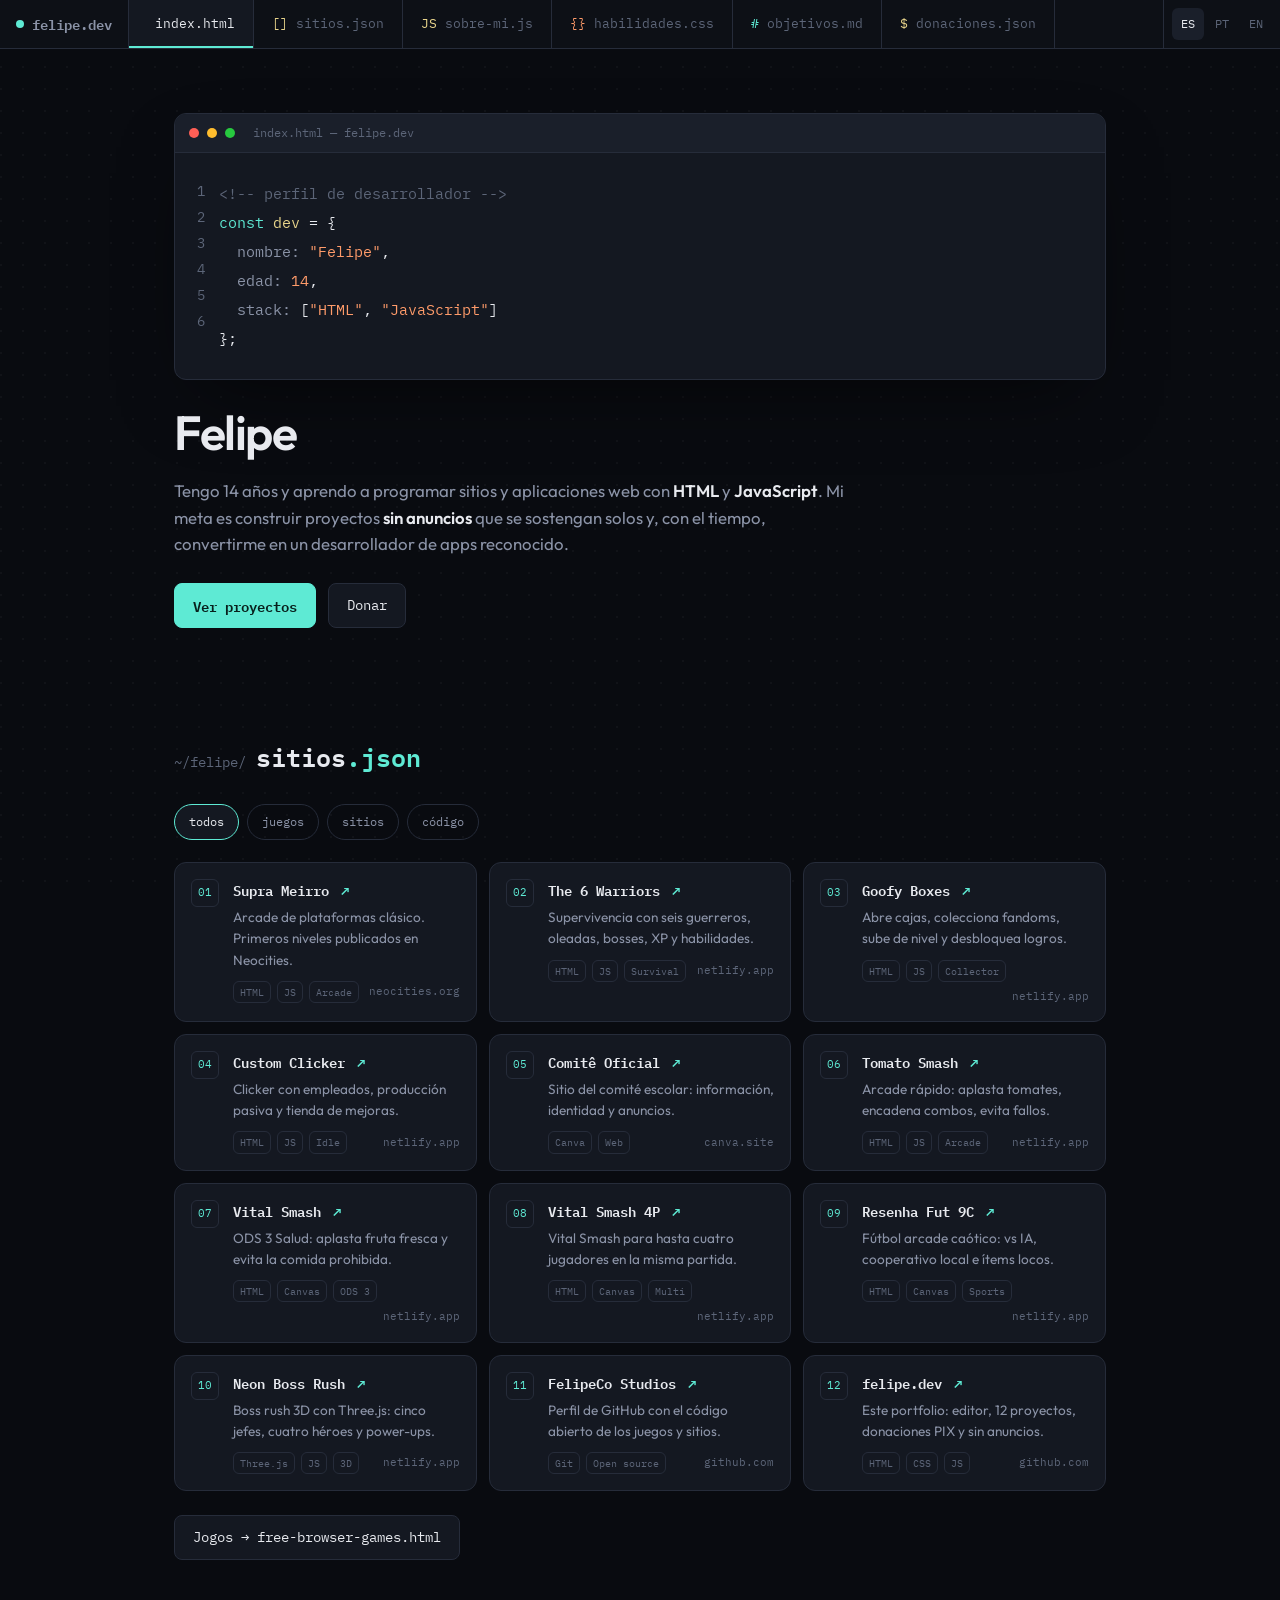
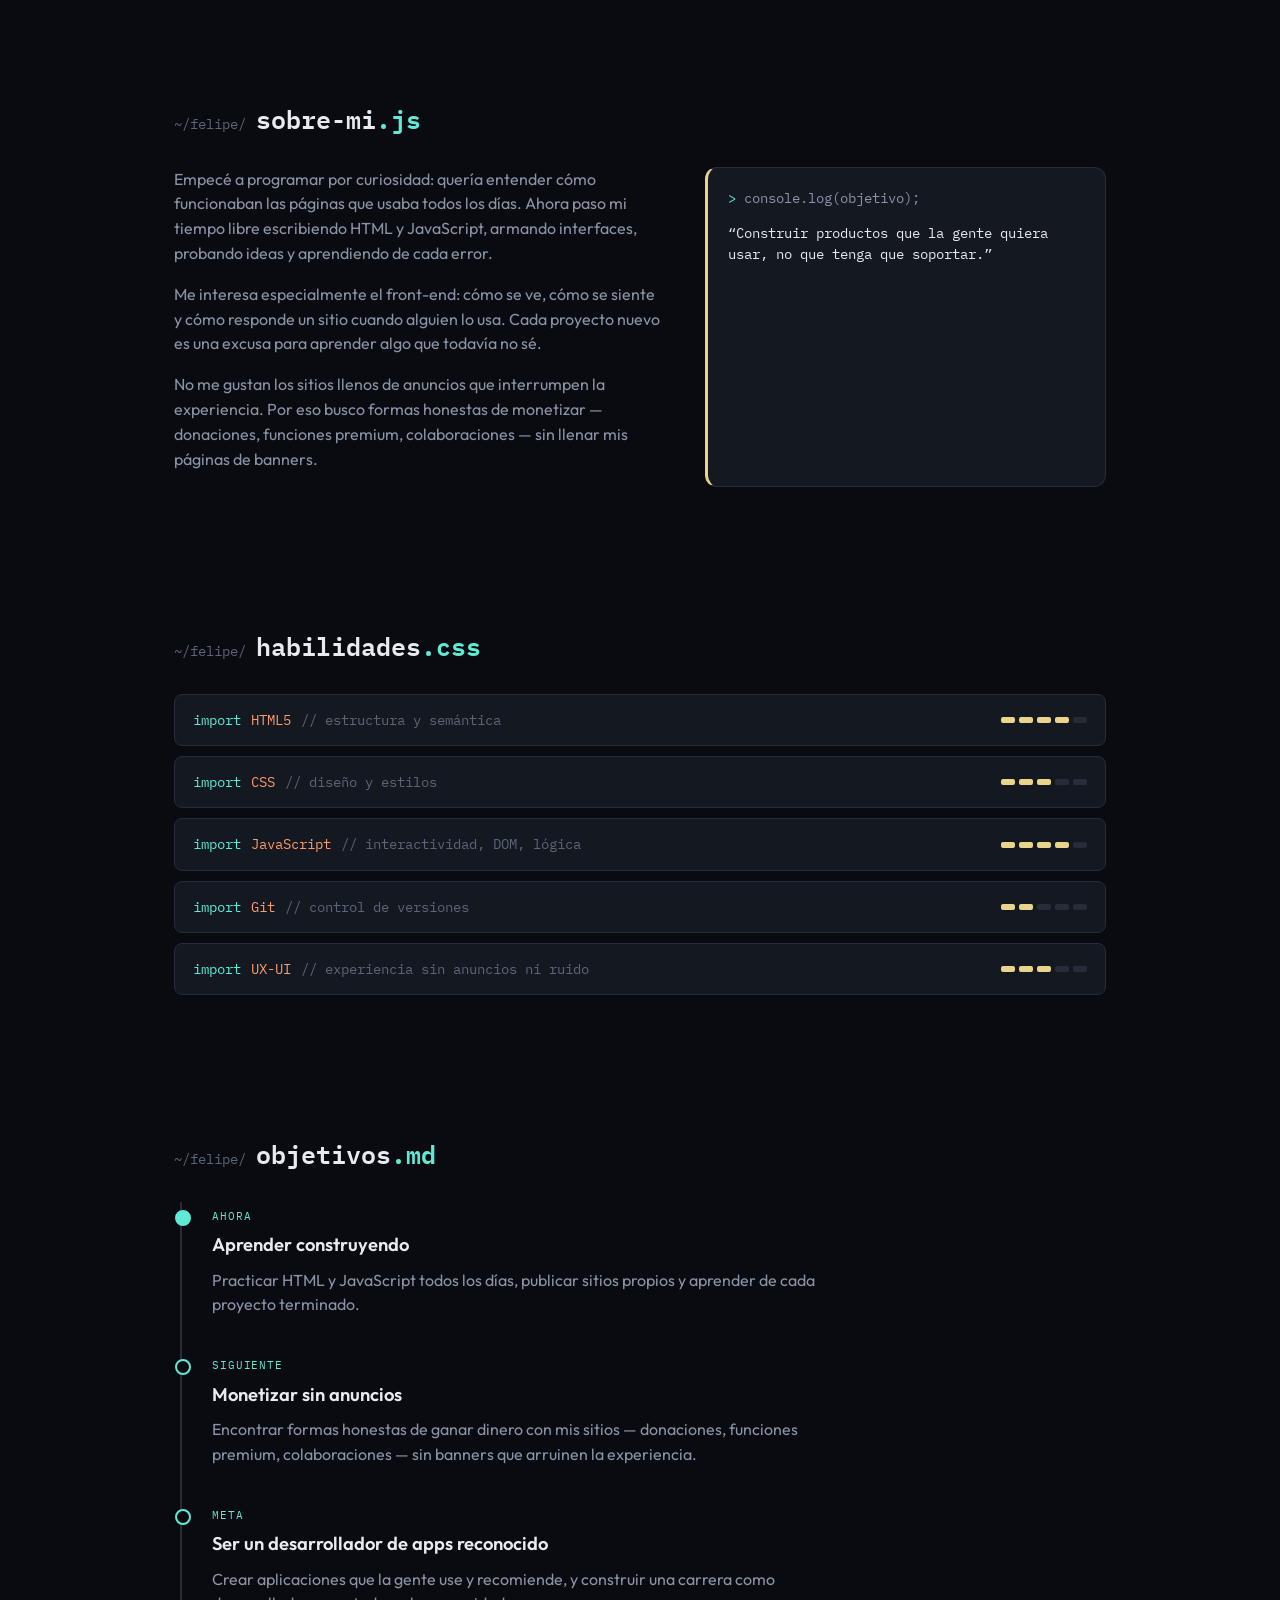
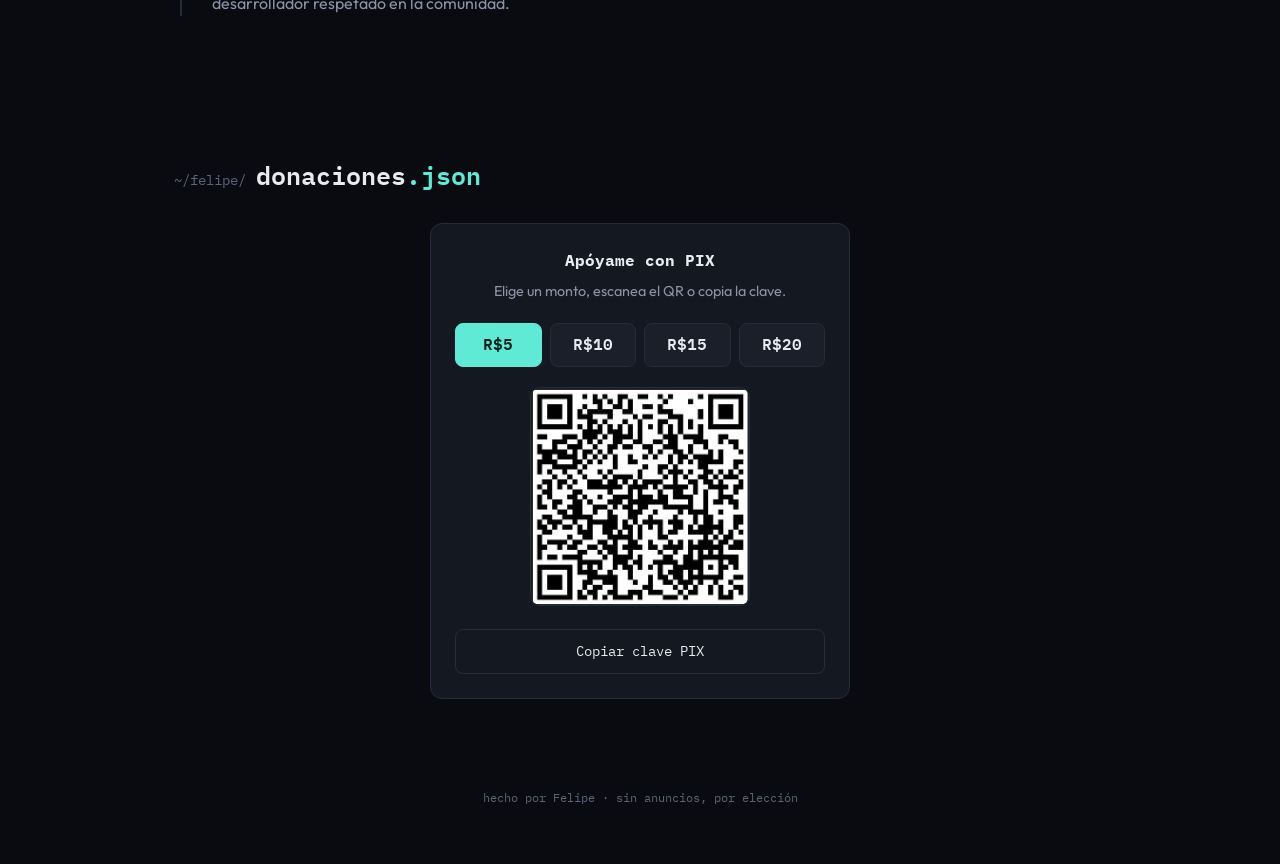
<file: index.html>
<!DOCTYPE html><html lang="es"><head><meta charset="UTF-8" /><meta name="viewport" content="width=device-width, initial-scale=1" /><title>Felipe — dev</title><meta name="description" content="Portfolio de Felipe: sitios y juegos web gratuitos, rápidos y sin anuncios." /><meta name="theme-color" content="#090b10" /><meta property="og:title" content="Felipe — dev" /><meta property="og:description" content="Sitios y juegos web gratuitos, rápidos y sin anuncios." /><meta property="og:type" content="website" /><link rel="icon" type="image/svg+xml" href="favicon.svg" /><link rel="preconnect" href="https://fonts.googleapis.com" /><link rel="preconnect" href="https://fonts.gstatic.com" crossorigin /><link href="https://fonts.googleapis.com/css2?family=IBM+Plex+Mono:wght@400;500;600;700&family=Outfit:wght@400;500;600;700&display=swap" rel="stylesheet" /><link rel="stylesheet" href="styles.css" /><!-- INSERT ANALYTICS CODE HERE --></head><body><div class="noise"></div><nav class="tabbar" id="tabbar"><div class="brand"><span class="dot"></span> felipe.dev</div><div class="tabs"><button class="tab active" data-target="#inicio"><span class="ext-html"></></span> index.html</button><button class="tab" data-target="#sitios"><span class="ext-js">[]</span> sitios.json</button><button class="tab" data-target="#sobre-mi"><span class="ext-js">JS</span> sobre-mi.js</button><button class="tab" data-target="#habilidades"><span class="ext-html">{}</span> habilidades.css</button><button class="tab" data-target="#objetivos"><span class="ext-md">#</span> objetivos.md</button><button class="tab" data-target="#donaciones"><span class="ext-js">$</span> donaciones.json</button></div><div class="langs" id="langs"><button type="button" data-lang="es" class="active">ES</button><button type="button" data-lang="pt">PT</button><button type="button" data-lang="en">EN</button></div></nav><header class="wrap" id="inicio"><div class="editor"><div class="titlebar"><span class="tl"></span><span class="tl"></span><span class="tl"></span><span class="filename">index.html — felipe.dev</span></div><div class="editor-body"><div class="line-numbers">1<br>2<br>3<br>4<br>5<br>6</div><div class="code"><div class="cm" id="heroComment"><!-- perfil de desarrollador --></div><div><span class="kw">const</span> <span class="fn">dev</span> = {</div><div>&nbsp;&nbsp;<span class="prop">nombre:</span> <span class="str">"Felipe"</span>,</div><div>&nbsp;&nbsp;<span class="prop">edad:</span> <span class="str">14</span>,</div><div>&nbsp;&nbsp;<span class="prop">stack:</span> [<span class="str">"HTML"</span>, <span class="str">"JavaScript"</span>]</div><div>};</div></div></div></div><h1 class="name" id="typedName">Felipe</h1><p class="tagline" id="heroTagline"></p><div class="ctas"><a href="#sitios" class="btn primary" id="ctaProjects">Ver proyectos</a><a href="#donaciones" class="btn" id="ctaDonate">Donar</a></div></header><section class="wrap" id="sitios"><div class="section-head"><span class="path">~/felipe/</span><h2 id="secSitios">sitios<span class="ext">.json</span></h2></div><div class="filters" id="filters"></div><div class="sites-grid" id="sitesGrid"></div><p style="margin-top:24px;"><a href="free-browser-games.html" class="btn">Jogos → free-browser-games.html</a></p></section><section class="wrap" id="sobre-mi"><div class="section-head"><span class="path">~/felipe/</span><h2 id="secSobre">sobre-mi<span class="ext">.js</span></h2></div><div class="about-grid"><div id="aboutCopy"></div><div class="console-quote"><span class="lead">></span> <span id="quoteLead">console.log(objetivo);</span><p class="q" id="quoteBody"></p></div></div></section><section class="wrap" id="habilidades"><div class="section-head"><span class="path">~/felipe/</span><h2 id="secSkills">habilidades<span class="ext">.css</span></h2></div><div class="imports" id="skills"></div></section><section class="wrap" id="objetivos"><div class="section-head"><span class="path">~/felipe/</span><h2 id="secGoals">objetivos<span class="ext">.md</span></h2></div><div class="roadmap" id="roadmap"></div></section><section class="wrap" id="donaciones"><div class="section-head"><span class="path">~/felipe/</span><h2 id="secDonate">donaciones<span class="ext">.json</span></h2></div><div class="pix"><h3 id="pixTitle">Apóyame con PIX</h3><p class="hint" id="pixHint">Elige un monto, escanea el QR o copia la clave.</p><div class="pix-amounts"><button class="pix-amount active" data-src="qr/1.jpeg">R$5</button><button class="pix-amount" data-src="qr/2.jpeg">R$10</button><button class="pix-amount" data-src="qr/3.jpeg">R$15</button><button class="pix-amount" data-src="qr/4.jpeg">R$20</button></div><img id="pixImage" src="qr/1.jpeg" alt="QR PIX" /><button class="btn" id="copyPix" style="margin-top:16px;width:100%;justify-content:center;">Copiar clave PIX</button></div></section><footer id="footer">hecho por Felipe · sin anuncios, por elección</footer><script src="app.js"></script></body></html>
</file>
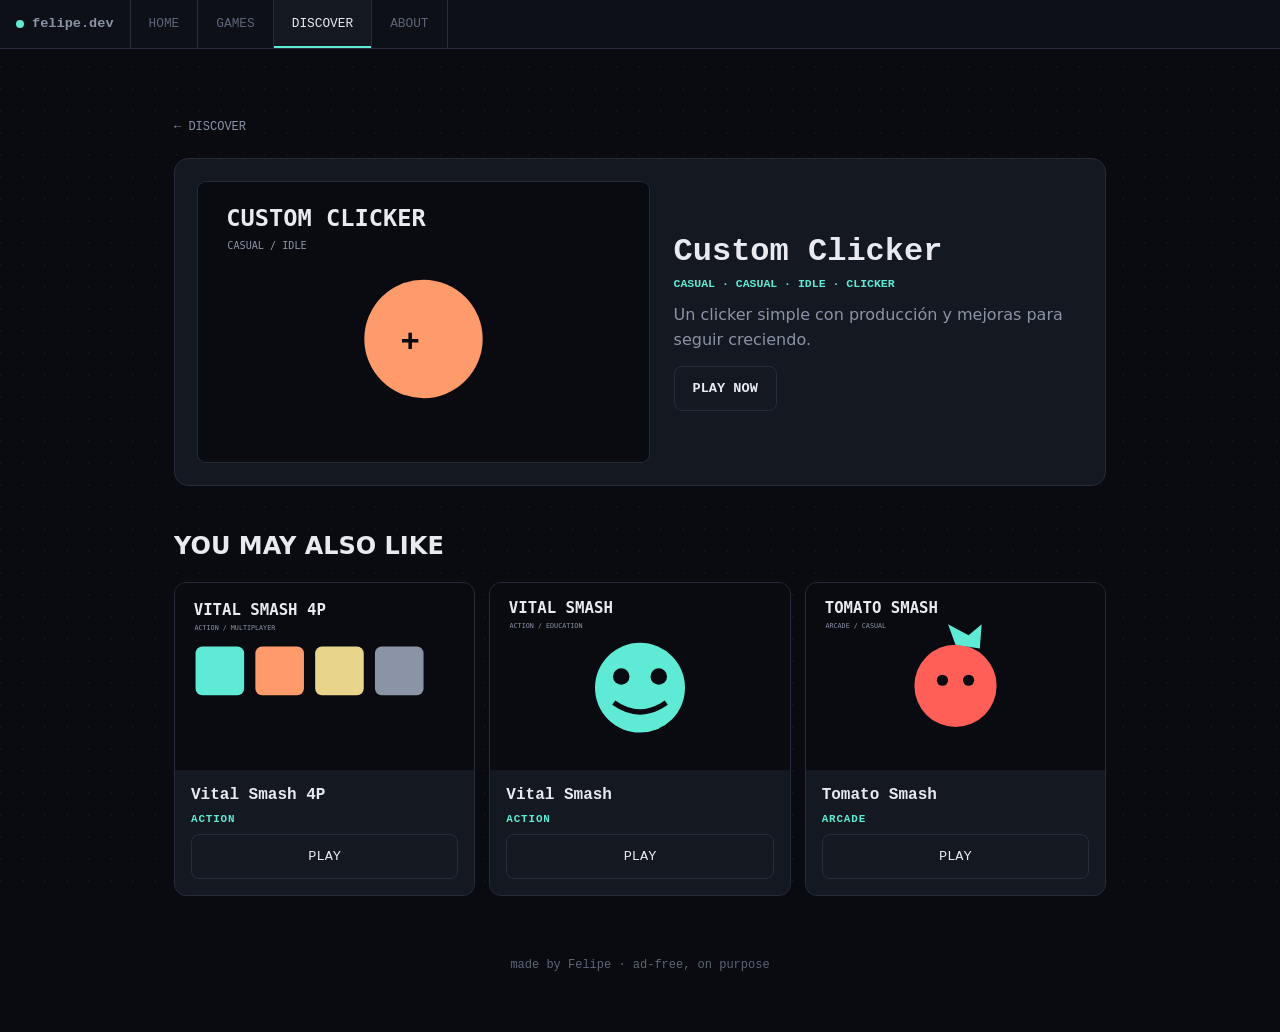
<file: games/custom-clicker/index.html>
<!doctype html><html lang="en"><head><meta charset="UTF-8"><meta name="viewport" content="width=device-width,initial-scale=1"><title>Custom Clicker — Free Idle Game | Felipe.dev</title><meta name="description" content="Play Custom Clicker, a simple idle and incremental clicker game with production and upgrades."><meta name="keywords" content="Custom Clicker, clicker game, idle game, incremental game, free browser game"><meta property="og:title" content="Custom Clicker — Felipe.dev"><meta property="og:description" content="A simple clicker with production and upgrades to keep growing."><meta property="og:image" content="../../assets/game-previews/custom-clicker.svg"><meta property="og:type" content="website"><link rel="icon" href="../../favicon.svg"><link rel="stylesheet" href="../../styles.css"><!-- INSERT ANALYTICS CODE HERE --></head><body data-game-id="custom-clicker"><div class="noise"></div><nav class="tabbar"><div class="brand"><span class="dot"></span> felipe.dev</div><div class="tabs"><a class="tab" href="../../index.html">HOME</a><a class="tab" href="../../free-browser-games.html">GAMES</a><a class="tab active" href="../../discover.html">DISCOVER</a><a class="tab" href="../../index.html#sobre-mi">ABOUT</a></div></nav><main class="wrap"><a id="backDiscover" class="mini-link" href="../../discover.html">← DISCOVER</a><div class="featured-game" style="margin-top:20px"><div class="featured-content"><div class="featured-body"><img id="gameImage" class="featured-image" src="../../assets/game-previews/custom-clicker.svg"><div class="featured-text"><div class="featured-header"><h1 id="gameName" class="featured-name">Custom Clicker</h1><span id="updatedBadge" class="badge-updated">UPDATED</span></div><p id="gameGenre" class="featured-genre"></p><p id="gameDescription" class="featured-description"></p><a id="playGame" class="btn btn-large" href="https://customclicker4u.netlify.app/">PLAY NOW</a></div></div></div></div><section class="discover-block"><h2 id="relatedTitle">YOU MAY ALSO LIKE</h2><div id="relatedGames" class="game-grid" style="margin-top:16px"></div></section></main><footer>made by Felipe · ad-free, on purpose</footer><script src="../../games-config.js"></script><script src="../../game-page.js"></script></body></html>
</file>
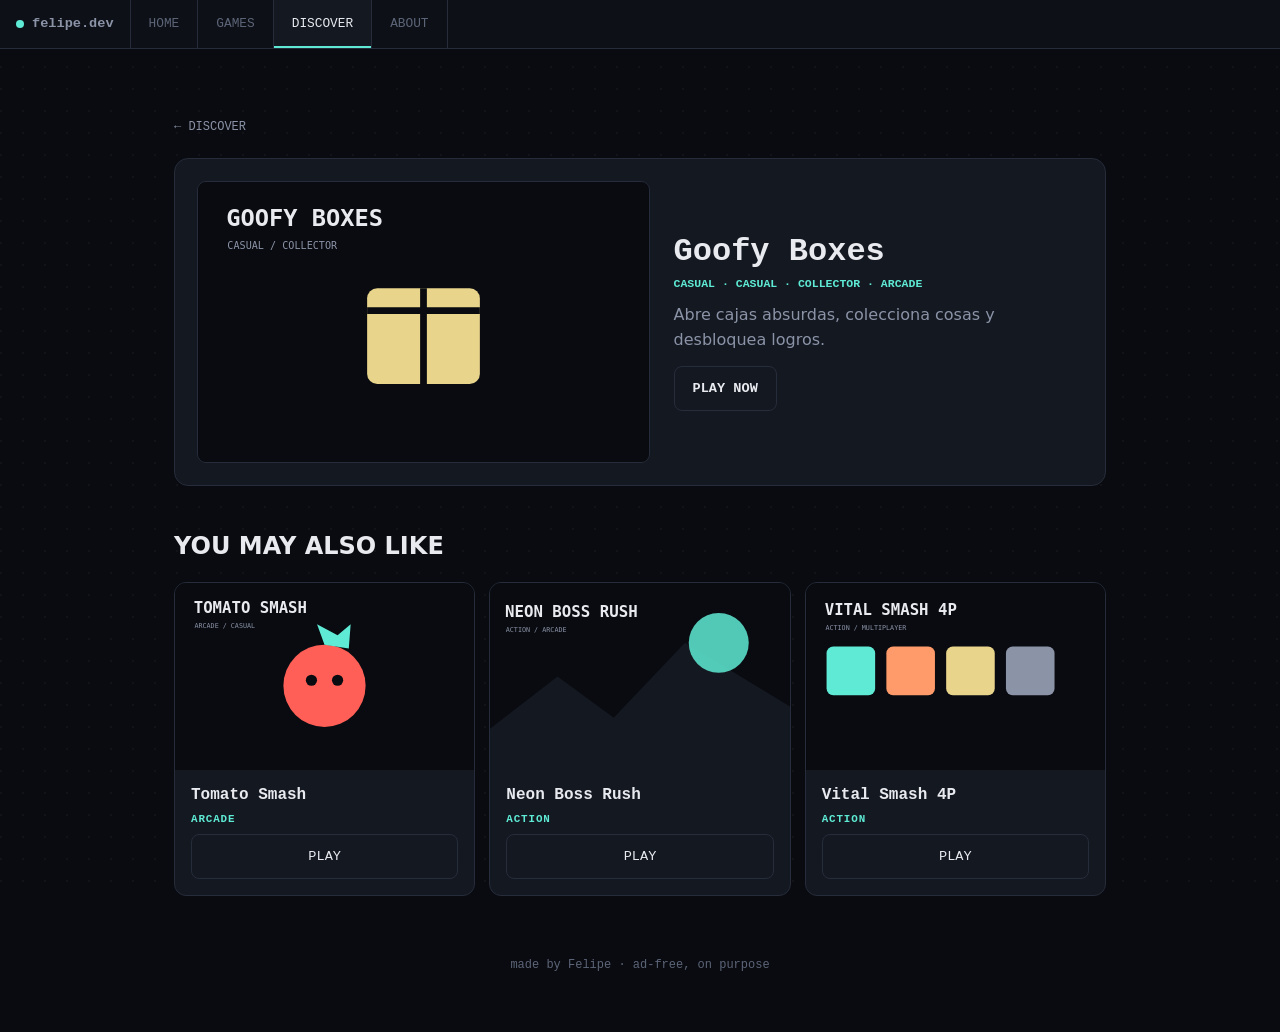
<file: games/goofy-boxes/index.html>
<!doctype html><html lang="en"><head><meta charset="UTF-8"><meta name="viewport" content="width=device-width,initial-scale=1"><title>Goofy Boxes — Free Casual Game | Felipe.dev</title><meta name="description" content="Play Goofy Boxes, a colorful casual collector game with boxes, collections and achievements."><meta name="keywords" content="Goofy Boxes, casual game, collector game, achievements, free browser game"><meta property="og:title" content="Goofy Boxes — Felipe.dev"><meta property="og:description" content="Open ridiculous boxes, collect things and unlock achievements."><meta property="og:image" content="../../assets/game-previews/goofy-boxes.svg"><meta property="og:type" content="website"><link rel="icon" href="../../favicon.svg"><link rel="stylesheet" href="../../styles.css"><!-- INSERT ANALYTICS CODE HERE --></head><body data-game-id="goofy-boxes"><div class="noise"></div><nav class="tabbar"><div class="brand"><span class="dot"></span> felipe.dev</div><div class="tabs"><a class="tab" href="../../index.html">HOME</a><a class="tab" href="../../free-browser-games.html">GAMES</a><a class="tab active" href="../../discover.html">DISCOVER</a><a class="tab" href="../../index.html#sobre-mi">ABOUT</a></div></nav><main class="wrap"><a id="backDiscover" class="mini-link" href="../../discover.html">← DISCOVER</a><div class="featured-game" style="margin-top:20px"><div class="featured-content"><div class="featured-body"><img id="gameImage" class="featured-image" src="../../assets/game-previews/goofy-boxes.svg"><div class="featured-text"><div class="featured-header"><h1 id="gameName" class="featured-name">Goofy Boxes</h1><span id="updatedBadge" class="badge-updated">UPDATED</span></div><p id="gameGenre" class="featured-genre"></p><p id="gameDescription" class="featured-description"></p><a id="playGame" class="btn btn-large" href="https://goofyboxies.netlify.app/">PLAY NOW</a></div></div></div></div><section class="discover-block"><h2 id="relatedTitle">YOU MAY ALSO LIKE</h2><div id="relatedGames" class="game-grid" style="margin-top:16px"></div></section></main><footer>made by Felipe · ad-free, on purpose</footer><script src="../../games-config.js"></script><script src="../../game-page.js"></script></body></html>
</file>
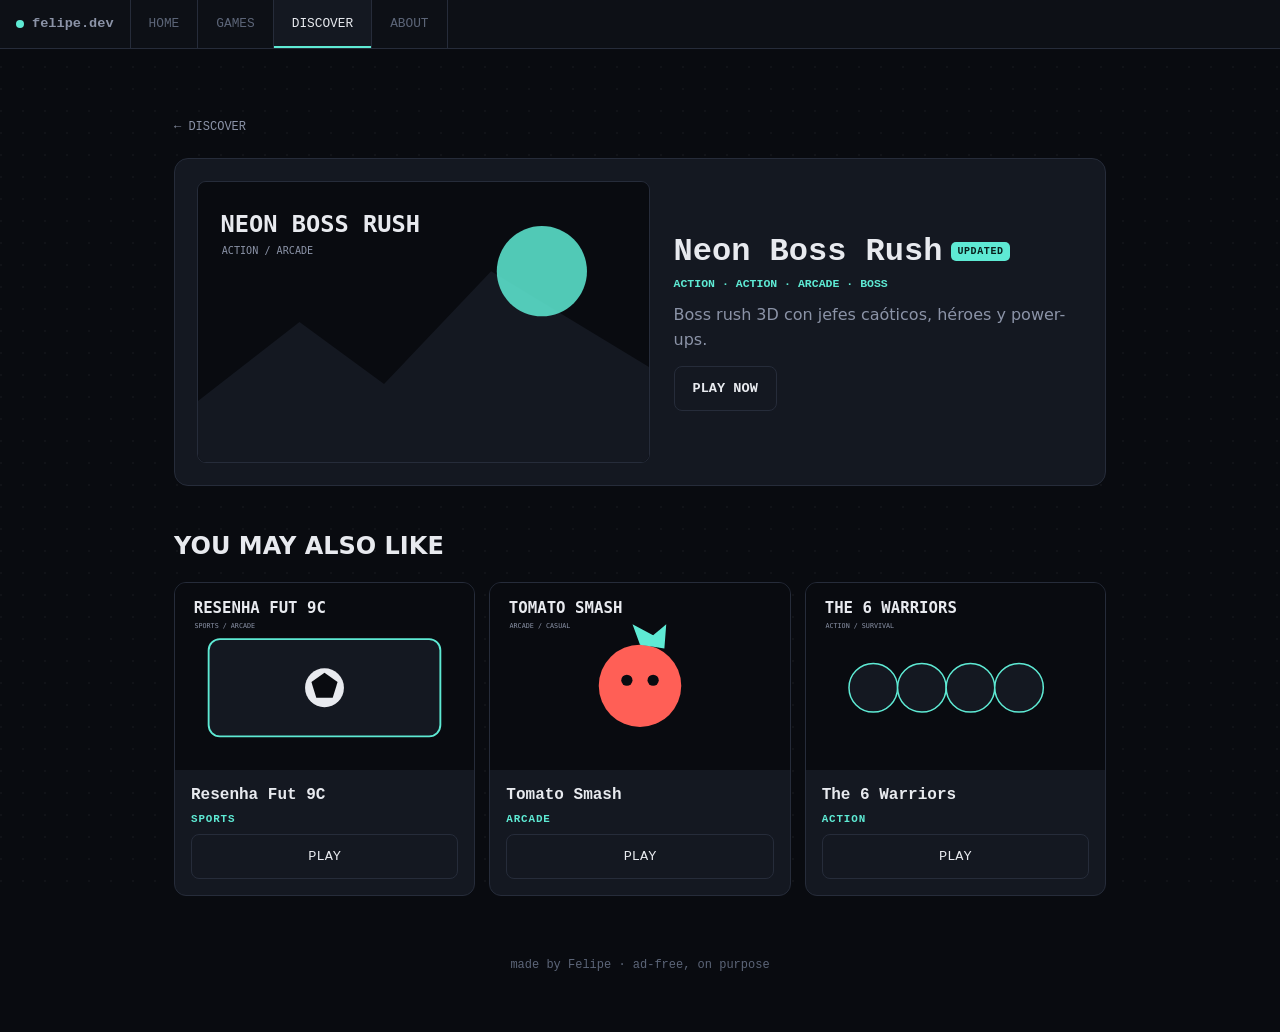
<file: games/neon-boss-rush/index.html>
<!doctype html><html lang="en"><head><meta charset="UTF-8"><meta name="viewport" content="width=device-width,initial-scale=1"><title>Neon Boss Rush — Free Browser Game | Felipe.dev</title><meta name="description" content="Play Neon Boss Rush, a chaotic 3D action boss-rush game from FelipeCo Studios."><meta name="keywords" content="Neon Boss Rush, boss rush, action game, arcade game, free browser game"><meta property="og:title" content="Neon Boss Rush — Felipe.dev"><meta property="og:description" content="A 3D boss rush with chaotic bosses, heroes and power-ups."><meta property="og:image" content="../../assets/game-previews/neon-boss-rush.svg"><meta property="og:type" content="website"><link rel="icon" href="../../favicon.svg"><link rel="stylesheet" href="../../styles.css"><!-- INSERT ANALYTICS CODE HERE --></head><body data-game-id="neon-boss-rush"><div class="noise"></div><nav class="tabbar"><div class="brand"><span class="dot"></span> felipe.dev</div><div class="tabs"><a class="tab" href="../../index.html">HOME</a><a class="tab" href="../../free-browser-games.html">GAMES</a><a class="tab active" href="../../discover.html">DISCOVER</a><a class="tab" href="../../index.html#sobre-mi">ABOUT</a></div></nav><main class="wrap"><a id="backDiscover" class="mini-link" href="../../discover.html">← DISCOVER</a><div class="featured-game" style="margin-top:20px"><div class="featured-content"><div class="featured-body"><img id="gameImage" class="featured-image" src="../../assets/game-previews/neon-boss-rush.svg"><div class="featured-text"><div class="featured-header"><h1 id="gameName" class="featured-name">Neon Boss Rush</h1><span id="updatedBadge" class="badge-updated">UPDATED</span></div><p id="gameGenre" class="featured-genre"></p><p id="gameDescription" class="featured-description"></p><a id="playGame" class="btn btn-large" href="https://github.com/FelipeCoStudios/NeonBossRush">PLAY NOW</a></div></div></div></div><section class="discover-block"><h2 id="relatedTitle">YOU MAY ALSO LIKE</h2><div id="relatedGames" class="game-grid" style="margin-top:16px"></div></section></main><footer>made by Felipe · ad-free, on purpose</footer><script src="../../games-config.js"></script><script src="../../game-page.js"></script></body></html>
</file>
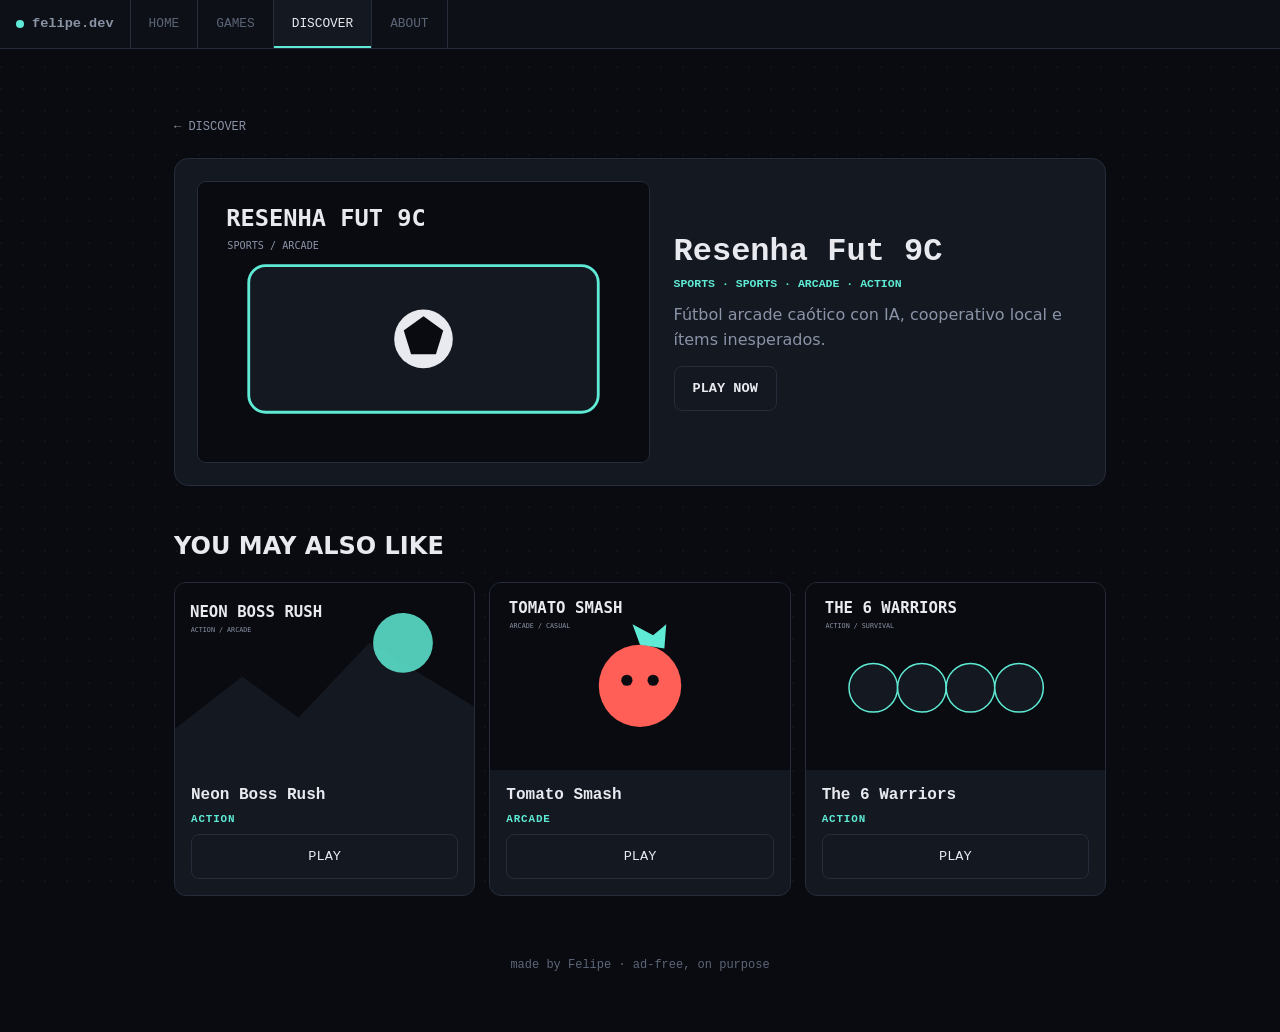
<file: games/resenha-fut-9c/index.html>
<!doctype html><html lang="en"><head><meta charset="UTF-8"><meta name="viewport" content="width=device-width,initial-scale=1"><title>Resenha Fut 9C — Free Football Game | Felipe.dev</title><meta name="description" content="Play Resenha Fut 9C, a chaotic arcade football game with AI, local co-op and wild items."><meta name="keywords" content="Resenha Fut 9C, football game, soccer game, arcade sports, free browser game"><meta property="og:title" content="Resenha Fut 9C — Felipe.dev"><meta property="og:description" content="Chaotic arcade football with AI, local co-op and unexpected items."><meta property="og:image" content="../../assets/game-previews/resenha-fut-9c.svg"><meta property="og:type" content="website"><link rel="icon" href="../../favicon.svg"><link rel="stylesheet" href="../../styles.css"><!-- INSERT ANALYTICS CODE HERE --></head><body data-game-id="resenha-fut-9c"><div class="noise"></div><nav class="tabbar"><div class="brand"><span class="dot"></span> felipe.dev</div><div class="tabs"><a class="tab" href="../../index.html">HOME</a><a class="tab" href="../../free-browser-games.html">GAMES</a><a class="tab active" href="../../discover.html">DISCOVER</a><a class="tab" href="../../index.html#sobre-mi">ABOUT</a></div></nav><main class="wrap"><a id="backDiscover" class="mini-link" href="../../discover.html">← DISCOVER</a><div class="featured-game" style="margin-top:20px"><div class="featured-content"><div class="featured-body"><img id="gameImage" class="featured-image" src="../../assets/game-previews/resenha-fut-9c.svg"><div class="featured-text"><div class="featured-header"><h1 id="gameName" class="featured-name">Resenha Fut 9C</h1><span id="updatedBadge" class="badge-updated">UPDATED</span></div><p id="gameGenre" class="featured-genre"></p><p id="gameDescription" class="featured-description"></p><a id="playGame" class="btn btn-large" href="https://github.com/FelipeCoStudios/PietroNiver">PLAY NOW</a></div></div></div></div><section class="discover-block"><h2 id="relatedTitle">YOU MAY ALSO LIKE</h2><div id="relatedGames" class="game-grid" style="margin-top:16px"></div></section></main><footer>made by Felipe · ad-free, on purpose</footer><script src="../../games-config.js"></script><script src="../../game-page.js"></script></body></html>
</file>
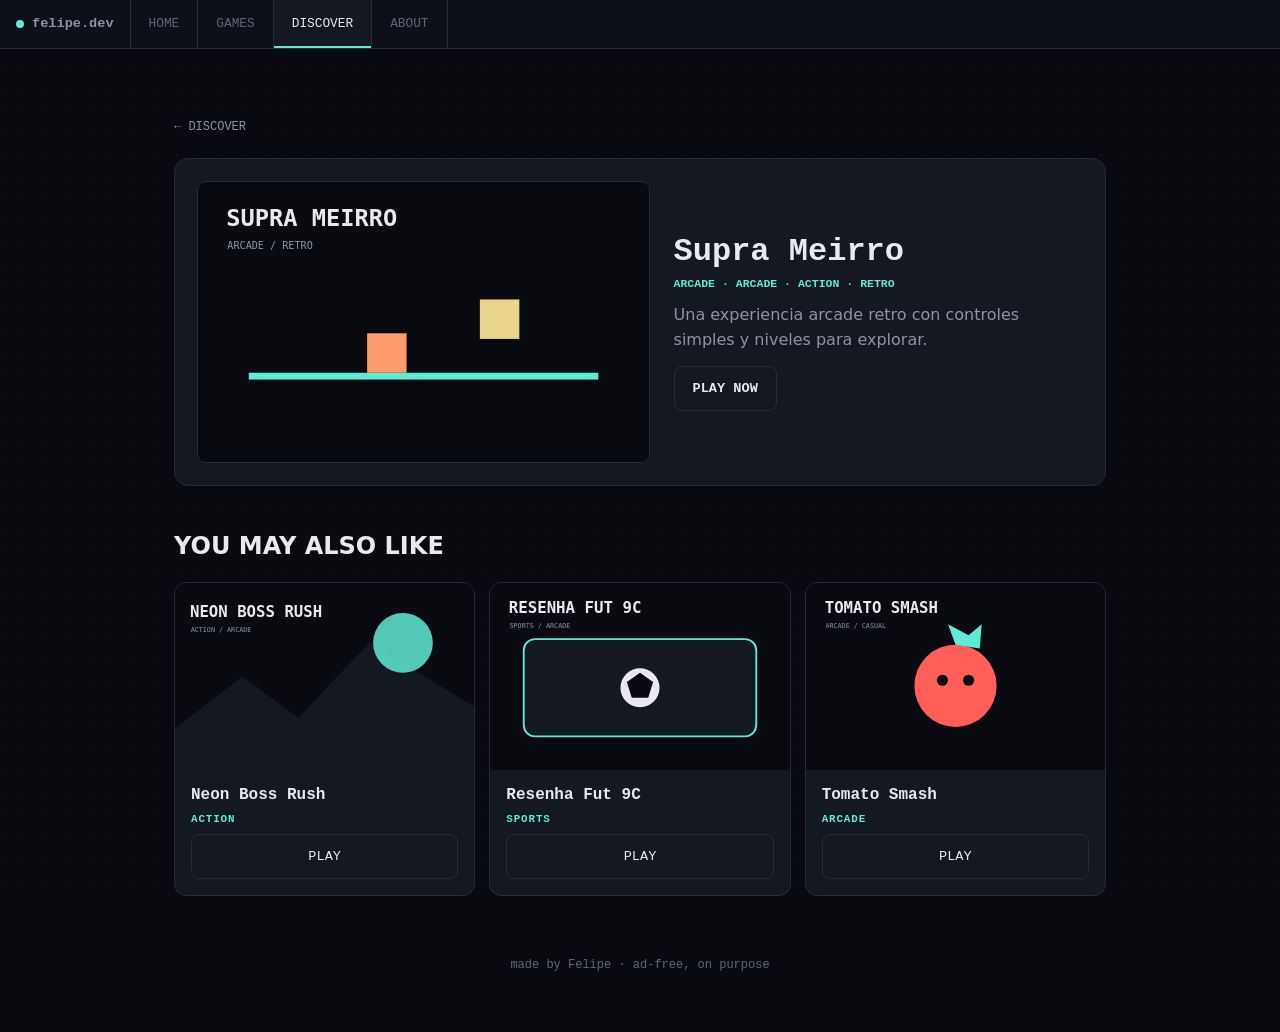
<file: games/supra-meirro/index.html>
<!doctype html><html lang="en"><head><meta charset="UTF-8"><meta name="viewport" content="width=device-width,initial-scale=1"><title>Supra Meirro — Free Retro Arcade Game | Felipe.dev</title><meta name="description" content="Play Supra Meirro, a retro arcade experience with simple controls and levels to explore."><meta name="keywords" content="Supra Meirro, retro arcade, platform game, free browser game"><meta property="og:title" content="Supra Meirro — Felipe.dev"><meta property="og:description" content="A retro arcade experience with simple controls and levels to explore."><meta property="og:image" content="../../assets/game-previews/supra-meirro.svg"><meta property="og:type" content="website"><link rel="icon" href="../../favicon.svg"><link rel="stylesheet" href="../../styles.css"><!-- INSERT ANALYTICS CODE HERE --></head><body data-game-id="supra-meirro"><div class="noise"></div><nav class="tabbar"><div class="brand"><span class="dot"></span> felipe.dev</div><div class="tabs"><a class="tab" href="../../index.html">HOME</a><a class="tab" href="../../free-browser-games.html">GAMES</a><a class="tab active" href="../../discover.html">DISCOVER</a><a class="tab" href="../../index.html#sobre-mi">ABOUT</a></div></nav><main class="wrap"><a id="backDiscover" class="mini-link" href="../../discover.html">← DISCOVER</a><div class="featured-game" style="margin-top:20px"><div class="featured-content"><div class="featured-body"><img id="gameImage" class="featured-image" src="../../assets/game-previews/supra-meirro.svg"><div class="featured-text"><div class="featured-header"><h1 id="gameName" class="featured-name">Supra Meirro</h1><span id="updatedBadge" class="badge-updated">UPDATED</span></div><p id="gameGenre" class="featured-genre"></p><p id="gameDescription" class="featured-description"></p><a id="playGame" class="btn btn-large" href="https://14yearoldcoding.neocities.org/">PLAY NOW</a></div></div></div></div><section class="discover-block"><h2 id="relatedTitle">YOU MAY ALSO LIKE</h2><div id="relatedGames" class="game-grid" style="margin-top:16px"></div></section></main><footer>made by Felipe · ad-free, on purpose</footer><script src="../../games-config.js"></script><script src="../../game-page.js"></script></body></html>
</file>
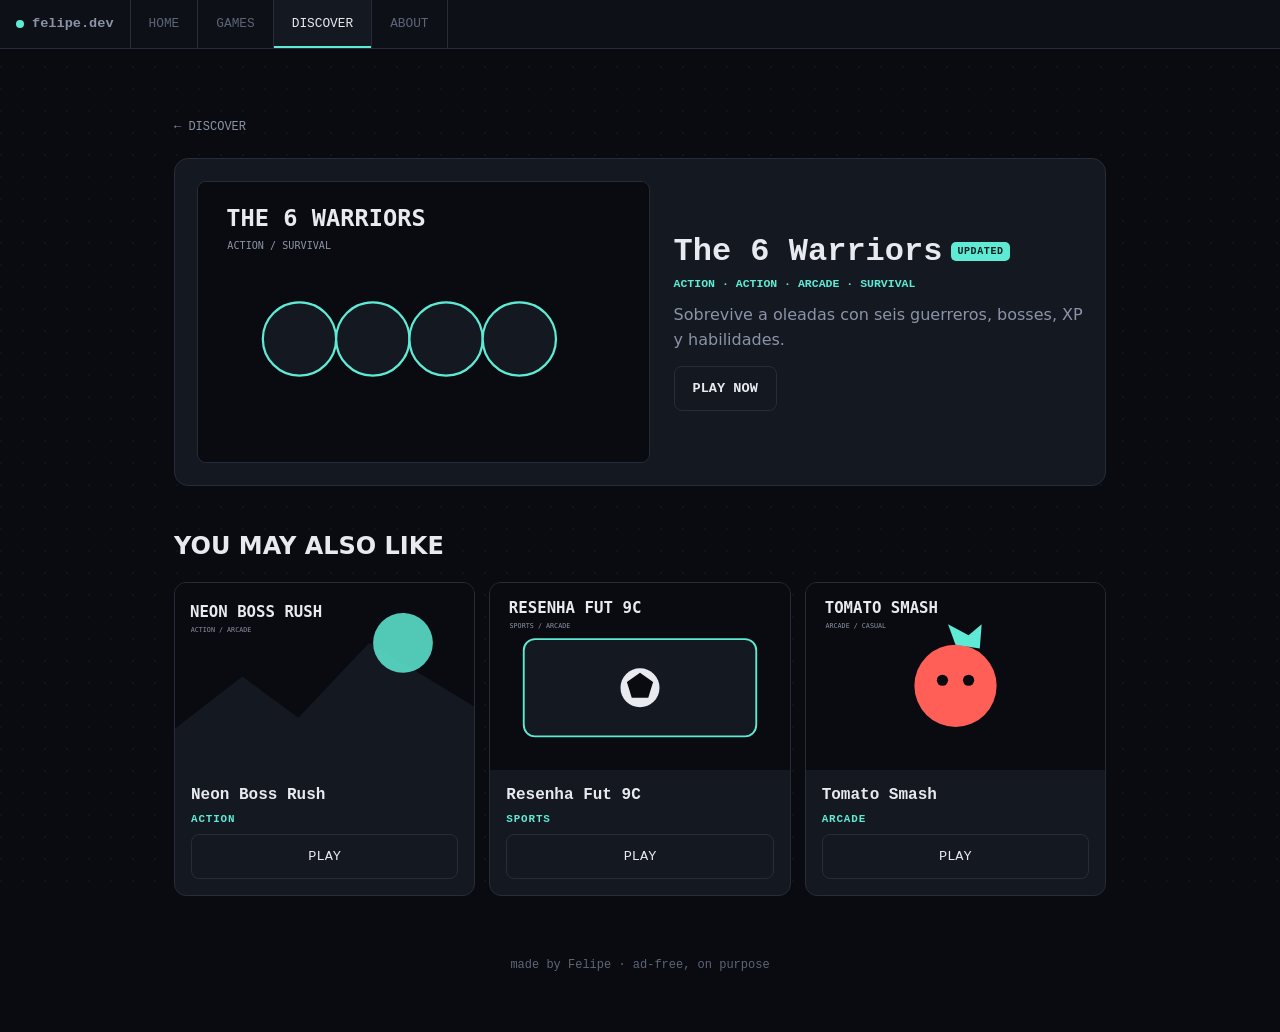
<file: games/the-6-warriors/index.html>
<!doctype html><html lang="en"><head><meta charset="UTF-8"><meta name="viewport" content="width=device-width,initial-scale=1"><title>The 6 Warriors — Free Survival Game | Felipe.dev</title><meta name="description" content="Play The 6 Warriors, an action survival game with waves, bosses, XP and abilities."><meta name="keywords" content="The 6 Warriors, survival game, action game, waves, bosses, free browser game"><meta property="og:title" content="The 6 Warriors — Felipe.dev"><meta property="og:description" content="Survive waves with six warriors, bosses, XP and abilities."><meta property="og:image" content="../../assets/game-previews/the-6-warriors.svg"><meta property="og:type" content="website"><link rel="icon" href="../../favicon.svg"><link rel="stylesheet" href="../../styles.css"><!-- INSERT ANALYTICS CODE HERE --></head><body data-game-id="the-6-warriors"><div class="noise"></div><nav class="tabbar"><div class="brand"><span class="dot"></span> felipe.dev</div><div class="tabs"><a class="tab" href="../../index.html">HOME</a><a class="tab" href="../../free-browser-games.html">GAMES</a><a class="tab active" href="../../discover.html">DISCOVER</a><a class="tab" href="../../index.html#sobre-mi">ABOUT</a></div></nav><main class="wrap"><a id="backDiscover" class="mini-link" href="../../discover.html">← DISCOVER</a><div class="featured-game" style="margin-top:20px"><div class="featured-content"><div class="featured-body"><img id="gameImage" class="featured-image" src="../../assets/game-previews/the-6-warriors.svg"><div class="featured-text"><div class="featured-header"><h1 id="gameName" class="featured-name">The 6 Warriors</h1><span id="updatedBadge" class="badge-updated">UPDATED</span></div><p id="gameGenre" class="featured-genre"></p><p id="gameDescription" class="featured-description"></p><a id="playGame" class="btn btn-large" href="https://the6warriors.netlify.app/">PLAY NOW</a></div></div></div></div><section class="discover-block"><h2 id="relatedTitle">YOU MAY ALSO LIKE</h2><div id="relatedGames" class="game-grid" style="margin-top:16px"></div></section></main><footer>made by Felipe · ad-free, on purpose</footer><script src="../../games-config.js"></script><script src="../../game-page.js"></script></body></html>
</file>
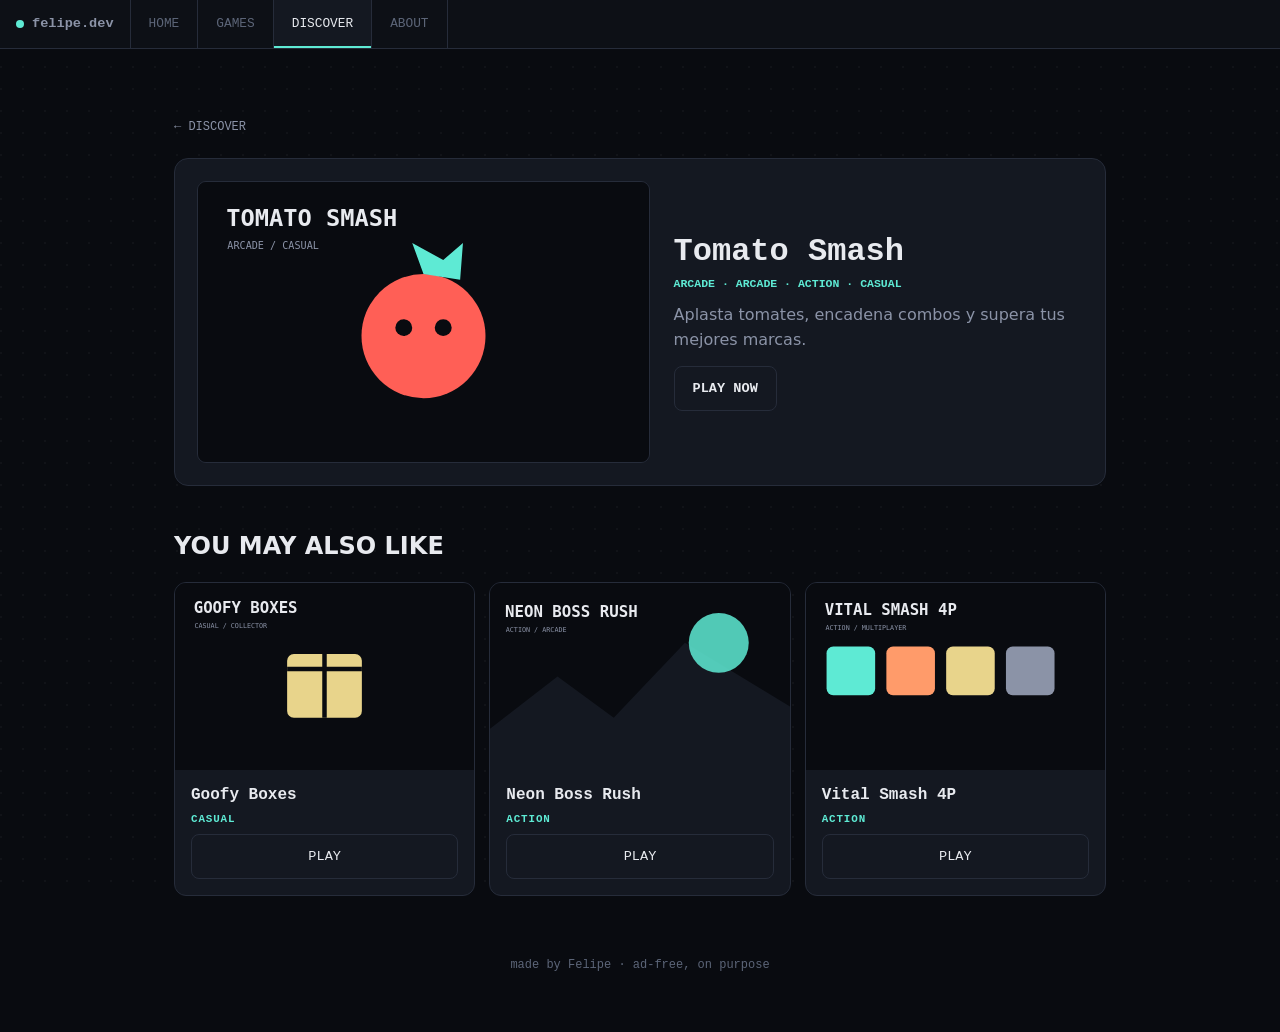
<file: games/tomato-smash/index.html>
<!doctype html><html lang="en"><head><meta charset="UTF-8"><meta name="viewport" content="width=device-width,initial-scale=1"><title>Tomato Smash — Free Arcade Game | Felipe.dev</title><meta name="description" content="Play Tomato Smash, a fast casual arcade game about smashing tomatoes and chasing high scores."><meta name="keywords" content="Tomato Smash, arcade game, casual game, tomato game, free browser game"><meta property="og:title" content="Tomato Smash — Felipe.dev"><meta property="og:description" content="Smash tomatoes, chain combos and beat your best scores."><meta property="og:image" content="../../assets/game-previews/tomato-smash.svg"><meta property="og:type" content="website"><link rel="icon" href="../../favicon.svg"><link rel="stylesheet" href="../../styles.css"><!-- INSERT ANALYTICS CODE HERE --></head><body data-game-id="tomato-smash"><div class="noise"></div><nav class="tabbar"><div class="brand"><span class="dot"></span> felipe.dev</div><div class="tabs"><a class="tab" href="../../index.html">HOME</a><a class="tab" href="../../free-browser-games.html">GAMES</a><a class="tab active" href="../../discover.html">DISCOVER</a><a class="tab" href="../../index.html#sobre-mi">ABOUT</a></div></nav><main class="wrap"><a id="backDiscover" class="mini-link" href="../../discover.html">← DISCOVER</a><div class="featured-game" style="margin-top:20px"><div class="featured-content"><div class="featured-body"><img id="gameImage" class="featured-image" src="../../assets/game-previews/tomato-smash.svg"><div class="featured-text"><div class="featured-header"><h1 id="gameName" class="featured-name">Tomato Smash</h1><span id="updatedBadge" class="badge-updated">UPDATED</span></div><p id="gameGenre" class="featured-genre"></p><p id="gameDescription" class="featured-description"></p><a id="playGame" class="btn btn-large" href="https://tomatosmash.netlify.app/">PLAY NOW</a></div></div></div></div><section class="discover-block"><h2 id="relatedTitle">YOU MAY ALSO LIKE</h2><div id="relatedGames" class="game-grid" style="margin-top:16px"></div></section></main><footer>made by Felipe · ad-free, on purpose</footer><script src="../../games-config.js"></script><script src="../../game-page.js"></script></body></html>
</file>
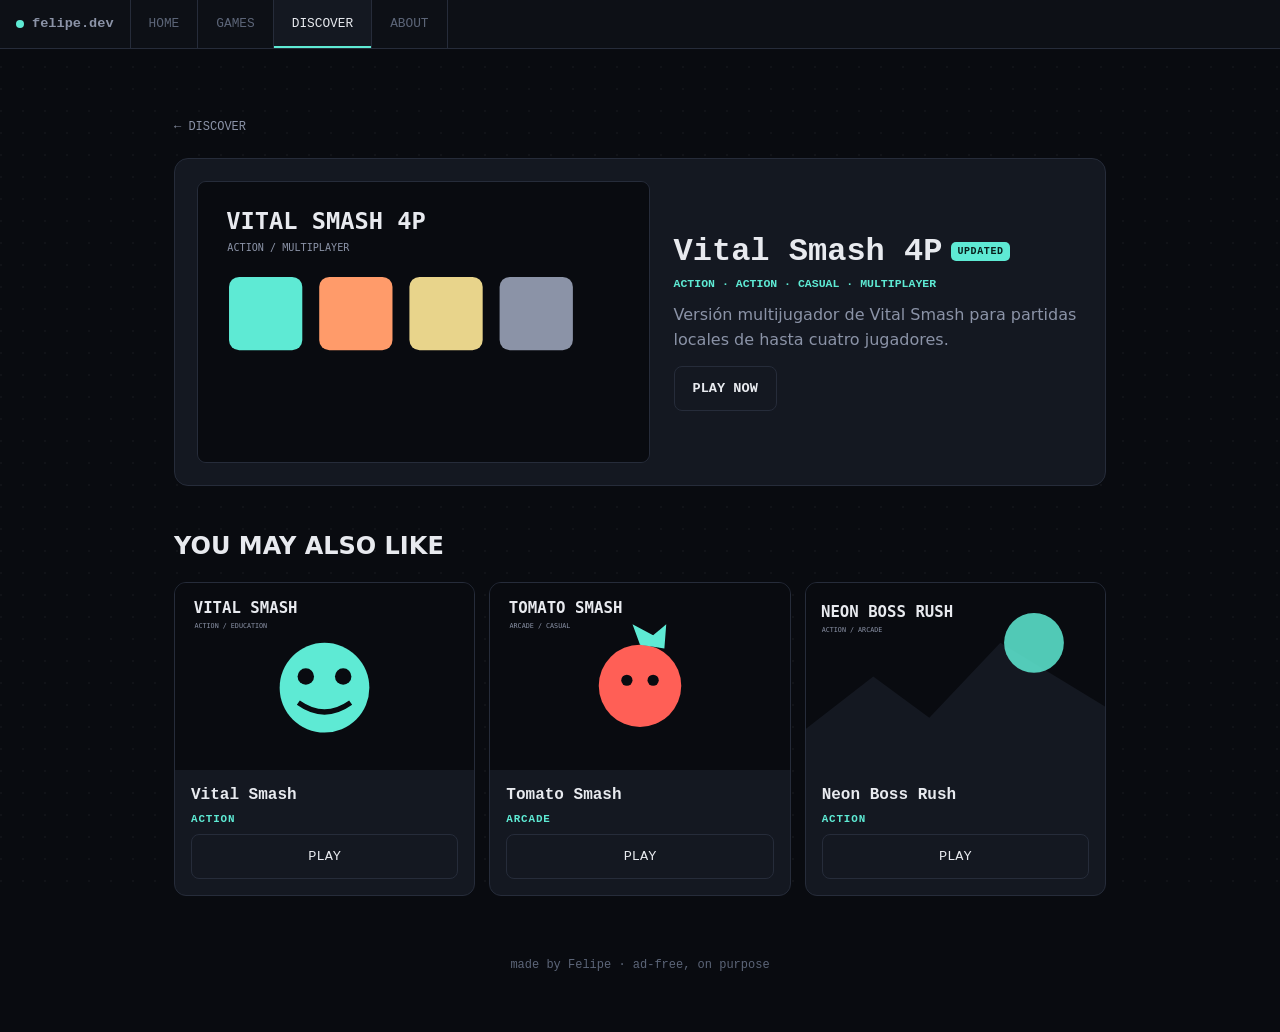
<file: games/vital-smash-4p/index.html>
<!doctype html><html lang="en"><head><meta charset="UTF-8"><meta name="viewport" content="width=device-width,initial-scale=1"><title>Vital Smash 4P — Free Browser Game | Felipe.dev</title><meta name="description" content="Play Vital Smash 4P, a local multiplayer action game for up to four players."><meta name="keywords" content="Vital Smash 4P, multiplayer game, action game, 4 player, free browser game"><meta property="og:title" content="Vital Smash 4P — Felipe.dev"><meta property="og:description" content="A multiplayer version of Vital Smash for local games with up to four players."><meta property="og:image" content="../../assets/game-previews/vital-smash-4p.svg"><meta property="og:type" content="website"><link rel="icon" href="../../favicon.svg"><link rel="stylesheet" href="../../styles.css"><!-- INSERT ANALYTICS CODE HERE --></head><body data-game-id="vital-smash-4p"><div class="noise"></div><nav class="tabbar"><div class="brand"><span class="dot"></span> felipe.dev</div><div class="tabs"><a class="tab" href="../../index.html">HOME</a><a class="tab" href="../../free-browser-games.html">GAMES</a><a class="tab active" href="../../discover.html">DISCOVER</a><a class="tab" href="../../index.html#sobre-mi">ABOUT</a></div></nav><main class="wrap"><a id="backDiscover" class="mini-link" href="../../discover.html">← DISCOVER</a><div class="featured-game" style="margin-top:20px"><div class="featured-content"><div class="featured-body"><img id="gameImage" class="featured-image" src="../../assets/game-previews/vital-smash-4p.svg"><div class="featured-text"><div class="featured-header"><h1 id="gameName" class="featured-name">Vital Smash 4P</h1><span id="updatedBadge" class="badge-updated">UPDATED</span></div><p id="gameGenre" class="featured-genre"></p><p id="gameDescription" class="featured-description"></p><a id="playGame" class="btn btn-large" href="https://github.com/FelipeCoStudios/VitalSmash4PV">PLAY NOW</a></div></div></div></div><section class="discover-block"><h2 id="relatedTitle">YOU MAY ALSO LIKE</h2><div id="relatedGames" class="game-grid" style="margin-top:16px"></div></section></main><footer>made by Felipe · ad-free, on purpose</footer><script src="../../games-config.js"></script><script src="../../game-page.js"></script></body></html>
</file>
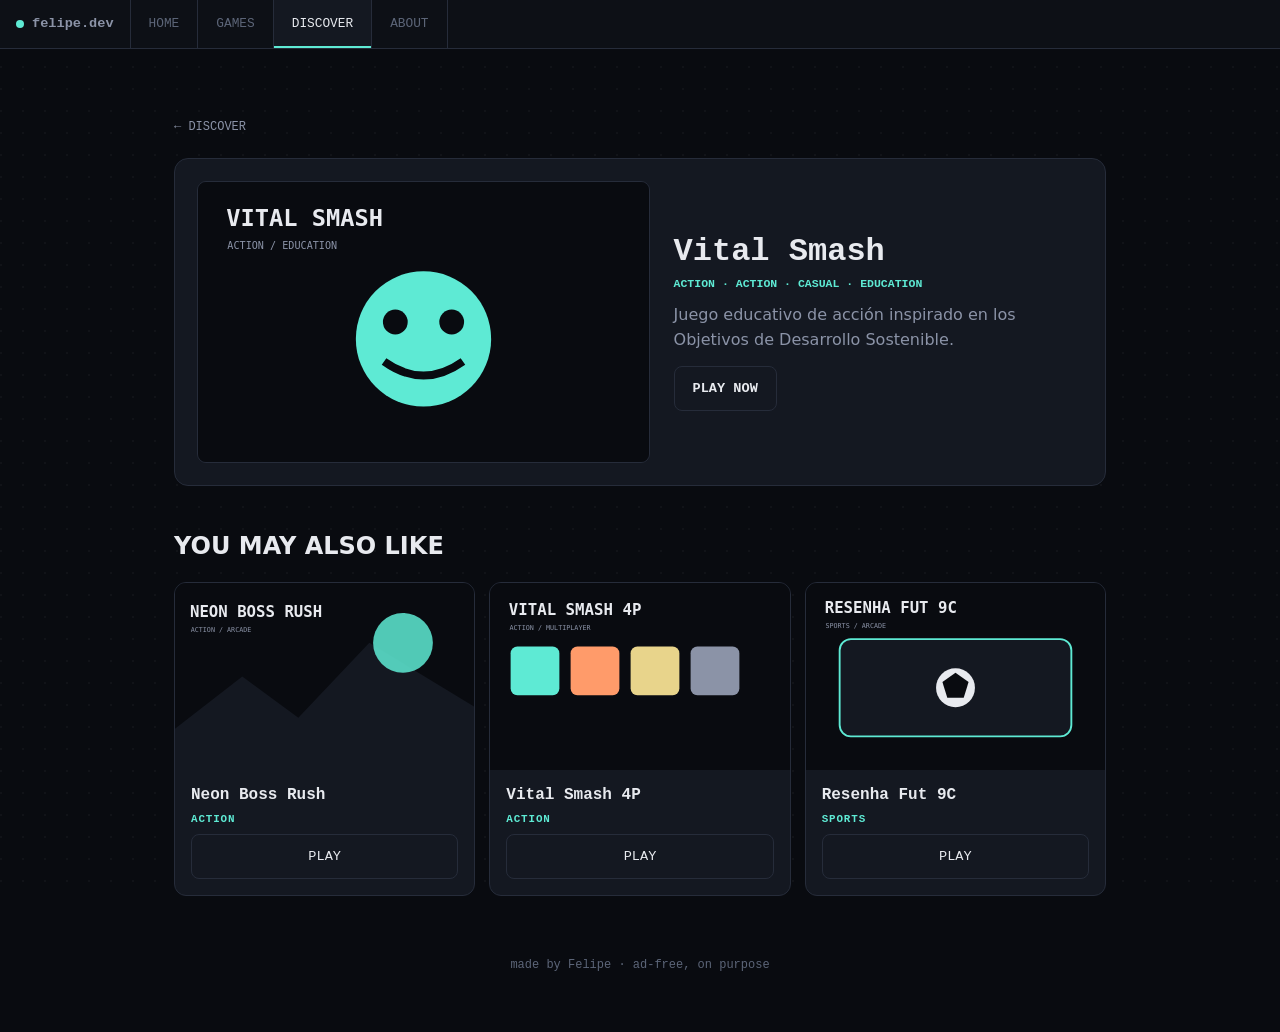
<file: games/vital-smash/index.html>
<!doctype html><html lang="en"><head><meta charset="UTF-8"><meta name="viewport" content="width=device-width,initial-scale=1"><title>Vital Smash — Free Educational Game | Felipe.dev</title><meta name="description" content="Play Vital Smash, an educational action game inspired by the Sustainable Development Goals."><meta name="keywords" content="Vital Smash, educational game, sustainability, SDG, free browser game"><meta property="og:title" content="Vital Smash — Felipe.dev"><meta property="og:description" content="An educational action game inspired by the Sustainable Development Goals."><meta property="og:image" content="../../assets/game-previews/vital-smash.svg"><meta property="og:type" content="website"><link rel="icon" href="../../favicon.svg"><link rel="stylesheet" href="../../styles.css"><!-- INSERT ANALYTICS CODE HERE --></head><body data-game-id="vital-smash"><div class="noise"></div><nav class="tabbar"><div class="brand"><span class="dot"></span> felipe.dev</div><div class="tabs"><a class="tab" href="../../index.html">HOME</a><a class="tab" href="../../free-browser-games.html">GAMES</a><a class="tab active" href="../../discover.html">DISCOVER</a><a class="tab" href="../../index.html#sobre-mi">ABOUT</a></div></nav><main class="wrap"><a id="backDiscover" class="mini-link" href="../../discover.html">← DISCOVER</a><div class="featured-game" style="margin-top:20px"><div class="featured-content"><div class="featured-body"><img id="gameImage" class="featured-image" src="../../assets/game-previews/vital-smash.svg"><div class="featured-text"><div class="featured-header"><h1 id="gameName" class="featured-name">Vital Smash</h1><span id="updatedBadge" class="badge-updated">UPDATED</span></div><p id="gameGenre" class="featured-genre"></p><p id="gameDescription" class="featured-description"></p><a id="playGame" class="btn btn-large" href="https://github.com/FelipeCoStudios/VitalSmash">PLAY NOW</a></div></div></div></div><section class="discover-block"><h2 id="relatedTitle">YOU MAY ALSO LIKE</h2><div id="relatedGames" class="game-grid" style="margin-top:16px"></div></section></main><footer>made by Felipe · ad-free, on purpose</footer><script src="../../games-config.js"></script><script src="../../game-page.js"></script></body></html>
</file>
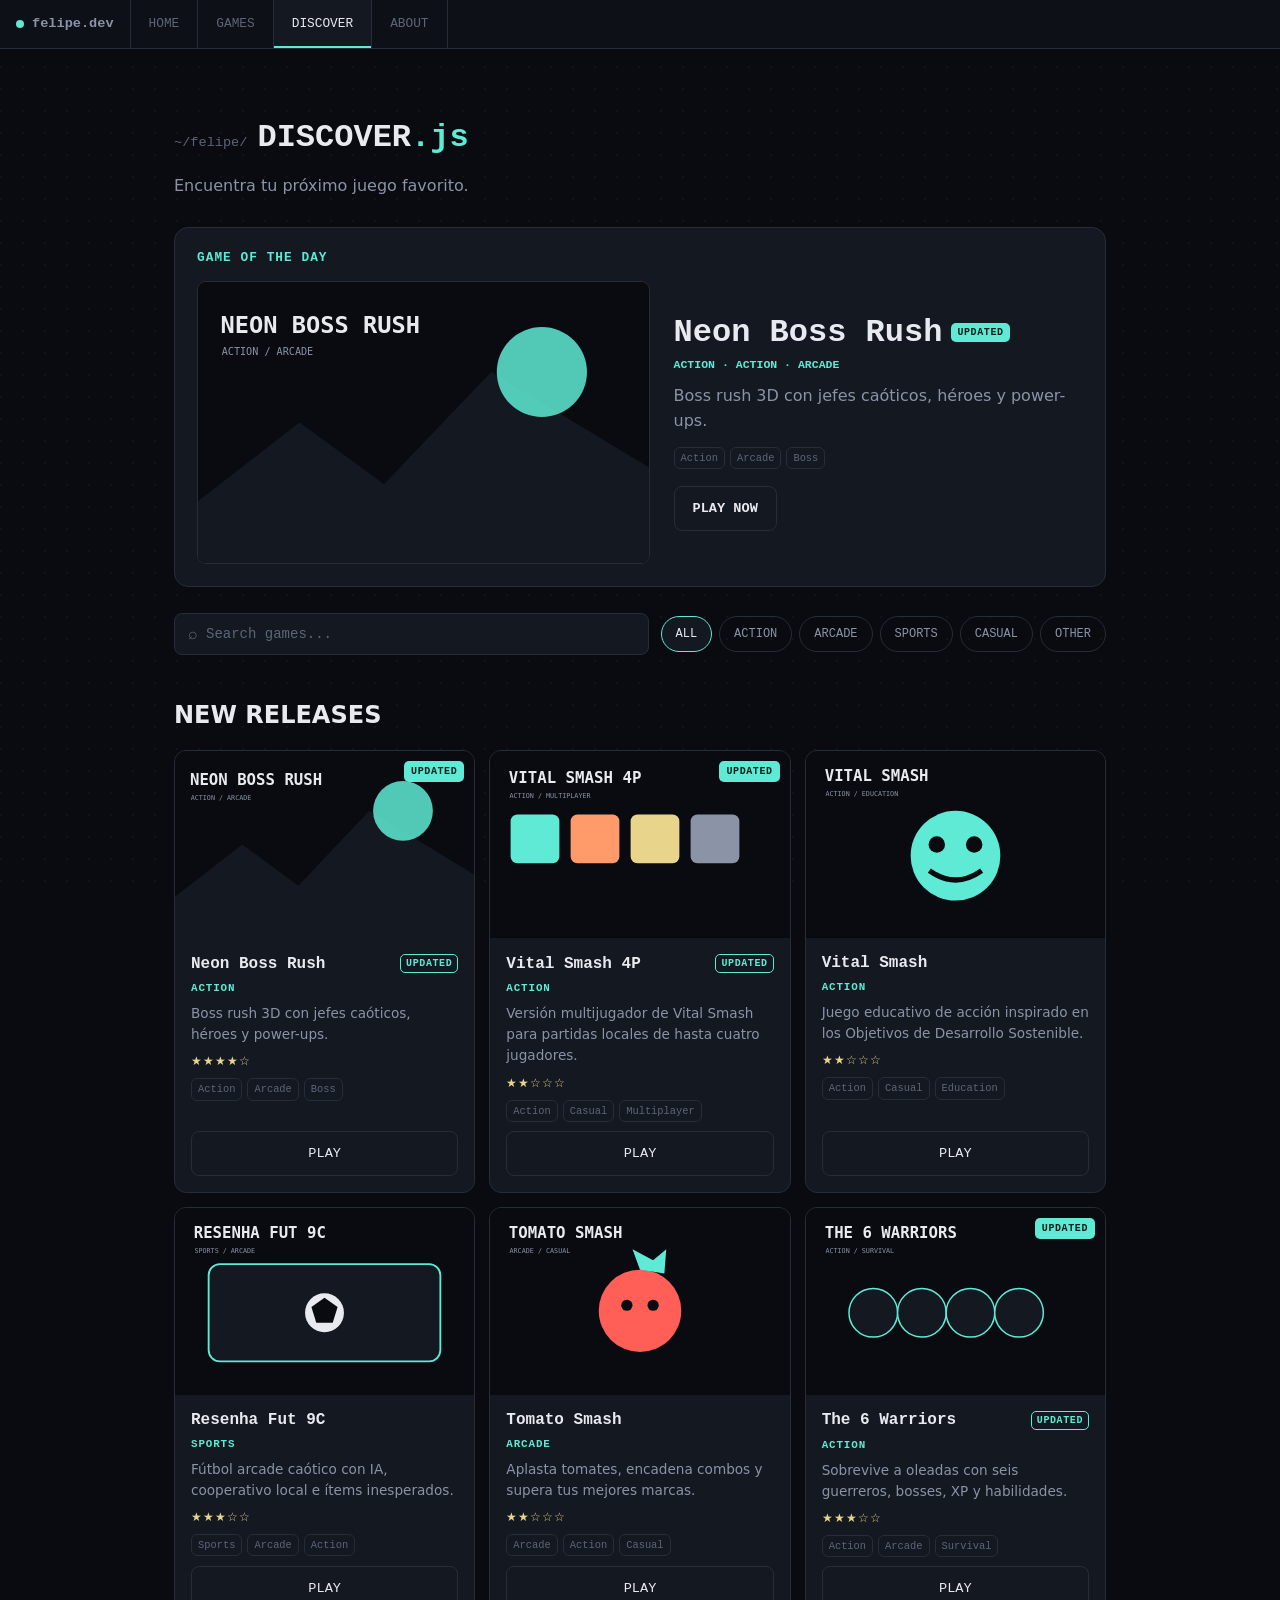
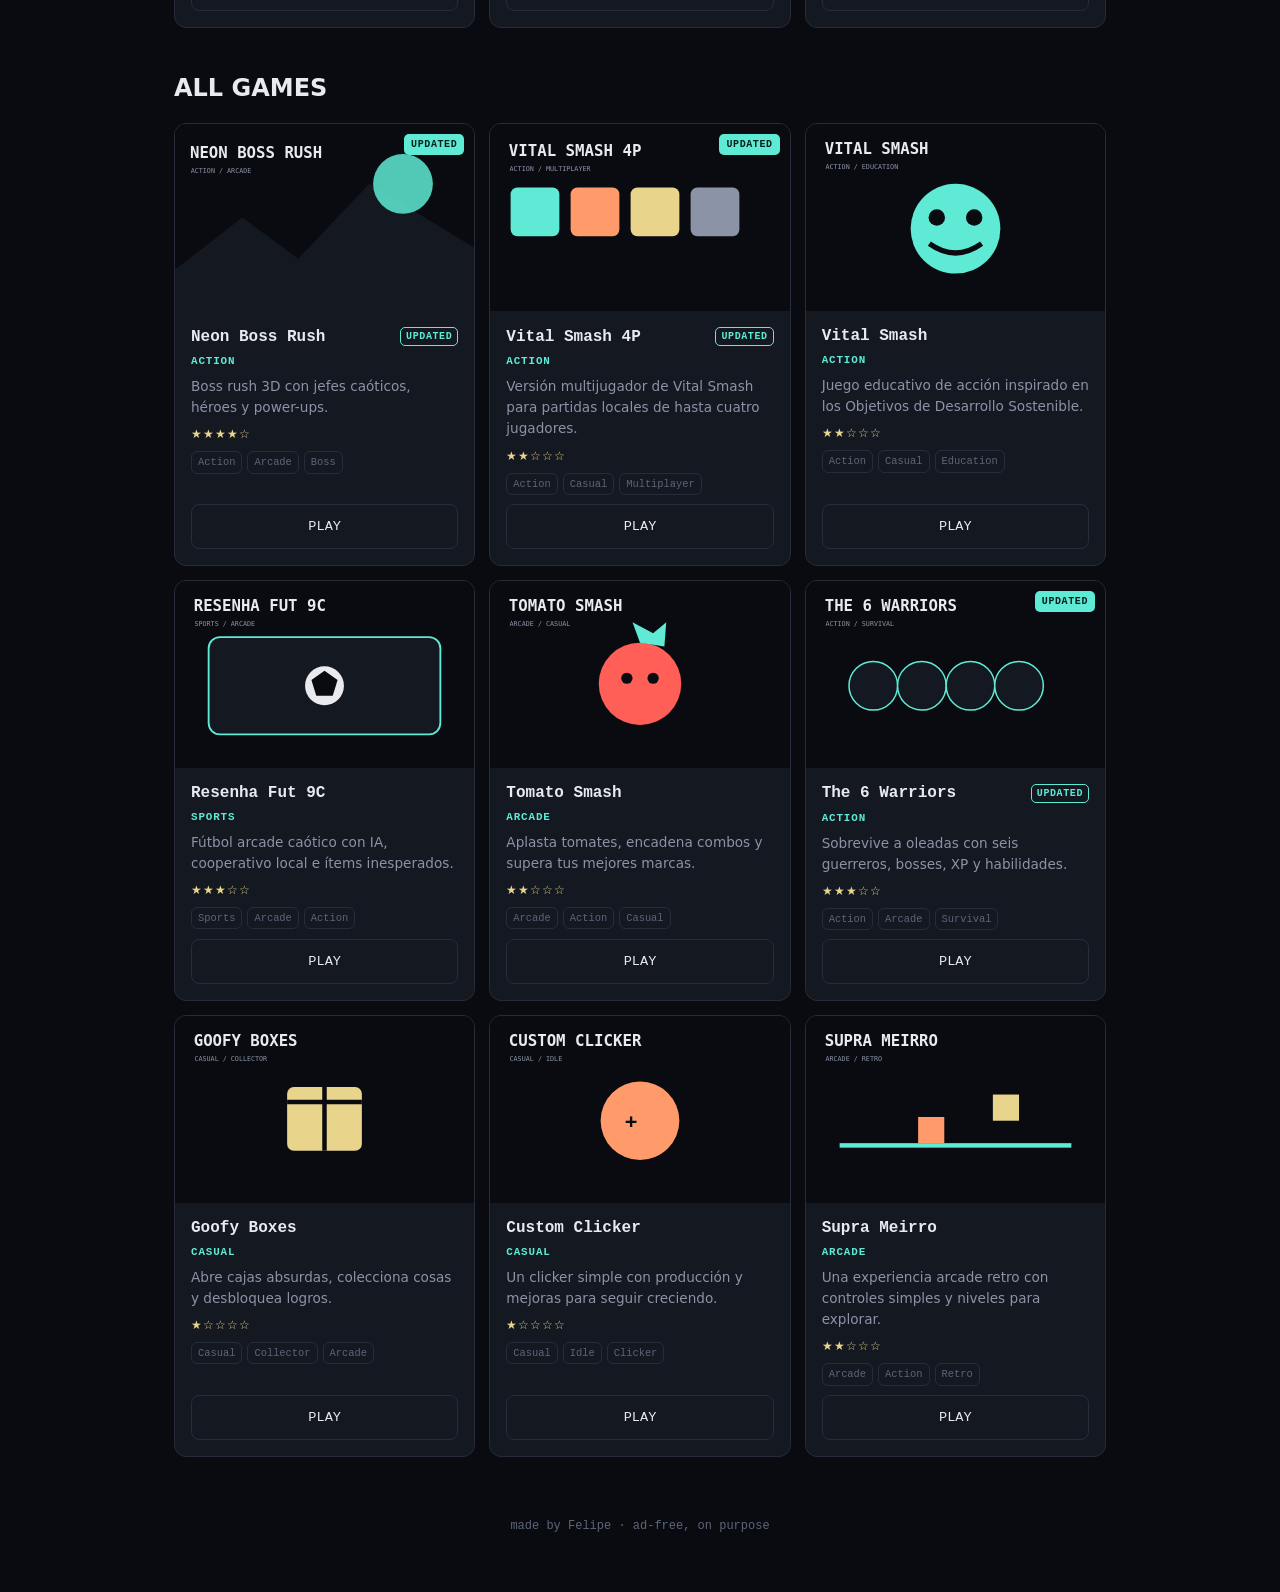
<file: discover.html>
<!DOCTYPE html>
<html lang="en">
<head>
  <meta charset="UTF-8"><meta name="viewport" content="width=device-width,initial-scale=1">
  <title>Discover — Felipe.dev</title>
  <meta name="description" content="Discover free browser games from FelipeCo Studios. Find action, arcade, sports and casual games to play online.">
  <meta name="keywords" content="free browser games, indie games, arcade games, FelipeCo Studios">
  <meta property="og:title" content="Discover — Felipe.dev"><meta property="og:description" content="Find your next favorite free browser game."><meta property="og:type" content="website">
  <link rel="icon" href="favicon.svg"><link rel="stylesheet" href="styles.css">
  <!-- INSERT ANALYTICS CODE HERE -->
</head>
<body><div class="noise"></div>
<nav class="tabbar"><div class="brand"><span class="dot"></span> felipe.dev</div><div class="tabs"><a class="tab" href="index.html">HOME</a><a class="tab" href="free-browser-games.html">GAMES</a><a class="tab active" href="discover.html">DISCOVER</a><a class="tab" href="index.html#sobre-mi">ABOUT</a></div></nav>
<main class="wrap discover-section" id="discover">
  <div class="section-head"><span class="path">~/felipe/</span><h1>DISCOVER<span class="ext">.js</span></h1></div>
  <p class="discover-subtitle" id="discoverSubtitle">Find your next favorite game.</p>
  <div id="discoverFeatured"></div>
  <div class="discover-toolbar"><div class="game-search-wrap"><span>⌕</span><input id="gameSearch" type="search" placeholder="Search games..." autocomplete="off"></div><div class="discover-filters" id="discoverFilters"></div></div>
  <div class="discover-block"><div class="discover-block-head"><h2 id="newReleasesTitle">NEW RELEASES</h2></div><div class="game-grid" id="newReleasesGames"></div></div>
  <div class="discover-block"><div class="discover-block-head"><h2 id="allGamesTitle">ALL GAMES</h2></div><div class="game-grid" id="discoverGames"></div></div>
</main>
<footer>made by Felipe · ad-free, on purpose</footer>
<script src="games-config.js"></script><script src="discover.js"></script>
</body></html>
</file>
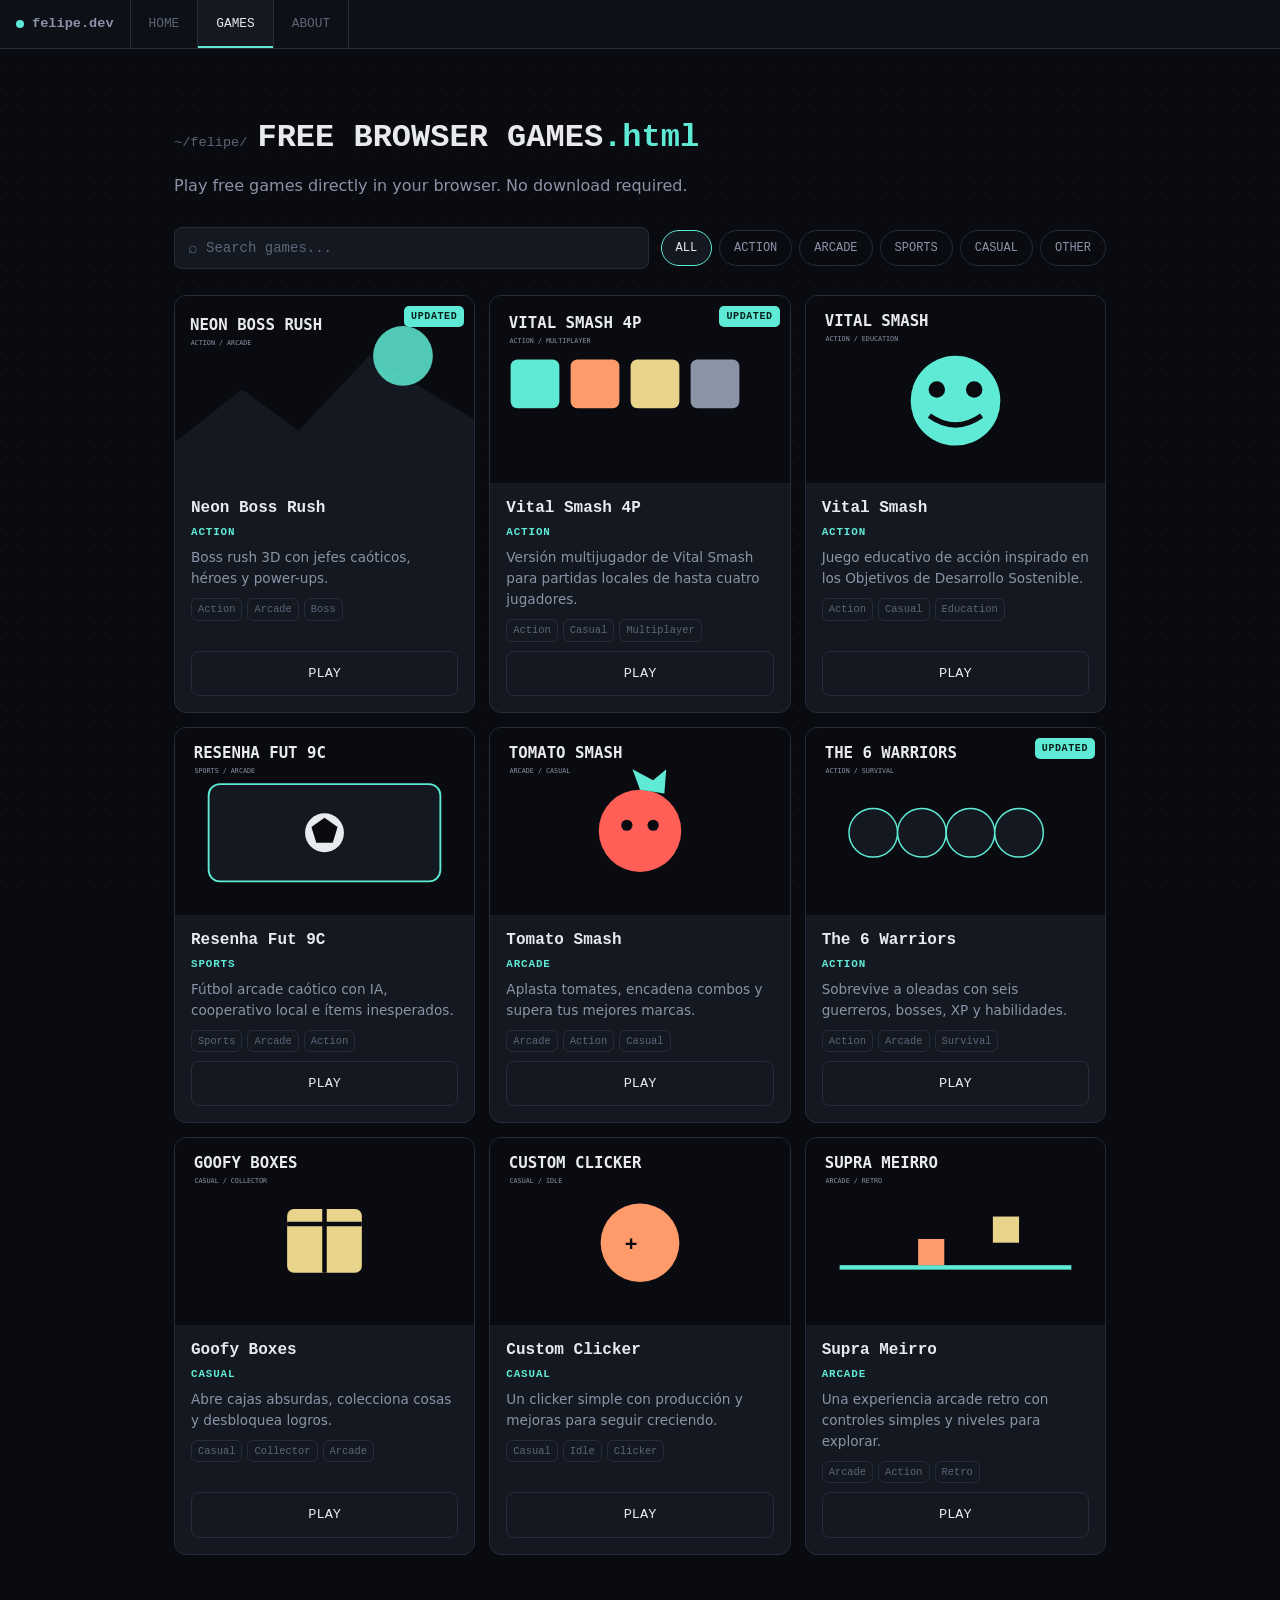
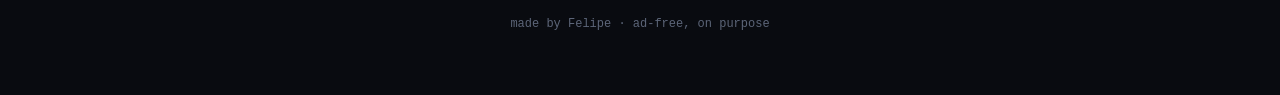
<file: free-browser-games.html>
<!DOCTYPE html>
<html lang="en"><head><meta charset="UTF-8"><meta name="viewport" content="width=device-width,initial-scale=1"><title>Free Browser Games — Felipe.dev</title><meta name="description" content="Play free games directly in your browser. No download required. Explore action, arcade, sports and casual games from FelipeCo Studios."><meta name="keywords" content="free browser games, play online, indie games, arcade, action, sports, casual"><meta property="og:title" content="Free Browser Games — Felipe.dev"><meta property="og:description" content="Play free games directly in your browser. No download required."><meta property="og:type" content="website"><link rel="icon" href="favicon.svg"><link rel="stylesheet" href="styles.css"><!-- INSERT ANALYTICS CODE HERE --></head>
<body><div class="noise"></div><nav class="tabbar"><div class="brand"><span class="dot"></span> felipe.dev</div><div class="tabs"><a class="tab" href="index.html">HOME</a><a class="tab active" href="free-browser-games.html">GAMES</a><a class="tab" href="index.html#sobre-mi">ABOUT</a></div></nav>
<main class="wrap discover-section"><div class="section-head"><span class="path">~/felipe/</span><h1>FREE BROWSER GAMES<span class="ext">.html</span></h1></div><p class="discover-subtitle">Play free games directly in your browser. No download required.</p><div class="discover-toolbar"><div class="game-search-wrap"><span>⌕</span><input id="gameSearch" type="search" placeholder="Search games..." autocomplete="off"></div><div class="discover-filters" id="discoverFilters"></div></div><div class="game-grid" id="discoverGames"></div></main><footer>made by Felipe · ad-free, on purpose</footer><script src="games-config.js"></script><script>const C={es:{no:"Nenhum jogo encontrado"},pt:{no:"Nenhum jogo encontrado"},en:{no:"No games found"}};let lang=localStorage.getItem('felipe-lang')||'en',filter='all',q='';const cats=['all','action','arcade','sports','casual','other'];const match=(g,c)=>c==='all'||(c==='other'?!["action","arcade","sports","casual"].includes((g.genre||'').toLowerCase())&&!g.tags.some(t=>["action","arcade","sports","casual"].includes(t.toLowerCase())):[g.genre,...g.tags].some(x=>x.toLowerCase()===c));const card=g=>`<article class="game-card"><a href="${g.url}" target="_blank" rel="noopener"><div class="game-image-container"><img class="game-image" src="${g.image}" alt="Preview of ${g.name[lang]||g.name.en}" loading="lazy">${g.updated?'<span class="game-updated-badge">UPDATED</span>':''}</div></a><div class="game-info"><h2 class="game-name">${g.name[lang]||g.name.en}</h2><p class="game-genre">${g.genre}</p><p class="game-description">${g.description[lang]||g.description.en}</p><div class="game-tags">${g.tags.map(t=>`<span class="tag">${t}</span>`).join('')}</div><a class="btn game-play-btn" href="${g.url}" target="_blank" rel="noopener">PLAY</a></div></article>`;function render(){document.getElementById('discoverFilters').innerHTML=cats.map(c=>`<button class="chip ${filter===c?'active':''}" data-c="${c}">${c.toUpperCase()}</button>`).join('');const list=GAMES.filter(g=>match(g,filter)&&(!q||[g.name[lang],g.description[lang],g.genre,g.keywords,...g.tags].join(' ').toLowerCase().includes(q.toLowerCase())));document.getElementById('discoverGames').innerHTML=list.length?list.map(card).join(''):'<div class="no-results">'+C[lang].no+'</div>';}document.getElementById('discoverFilters').onclick=e=>{const b=e.target.closest('[data-c]');if(b){filter=b.dataset.c;render()}};document.getElementById('gameSearch').oninput=e=>{q=e.target.value;render()};render();</script></body></html>
</file>
<file: styles.css>
:root {
  --bg:#090b10;--bg-soft:#0e1118;--surface:#141821;--surface-2:#1a1f2a;--fg:#e8eaef;--muted:#8b93a7;--faint:#5c6578;--accent:#5eead4;--accent-fg:#08201c;--border:#262c3a;--kw:#5eead4;--str:#ff9b6a;--fn:#e8d48b;--radius:12px;--sans:"Outfit",system-ui,sans-serif;--mono:"IBM Plex Mono",ui-monospace,monospace;
}
*{box-sizing:border-box;margin:0;padding:0}html{scroll-behavior:smooth}body{background:var(--bg);color:var(--fg);font-family:var(--sans);line-height:1.55;-webkit-font-smoothing:antialiased}::selection{background:var(--accent);color:var(--accent-fg)}:focus-visible{outline:2px solid var(--accent);outline-offset:3px}a{color:inherit}button,[role=button]{cursor:pointer;font:inherit}.noise{position:fixed;inset:0;pointer-events:none;z-index:0;opacity:.035;background-image:radial-gradient(circle at 1px 1px,#fff 1px,transparent 0);background-size:22px 22px}.tabbar{position:sticky;top:0;z-index:50;display:flex;align-items:stretch;background:color-mix(in srgb,var(--bg-soft) 95%,transparent);backdrop-filter:blur(12px);border-bottom:1px solid var(--border)}.brand{display:flex;align-items:center;gap:8px;padding:0 16px;font-family:var(--mono);font-weight:600;font-size:.85rem;color:var(--muted);border-right:1px solid var(--border);white-space:nowrap}.brand .dot{width:8px;height:8px;border-radius:50%;background:var(--accent)}.tabs{display:flex;min-width:0;flex:1;overflow-x:auto;scrollbar-width:none}.tabs::-webkit-scrollbar{display:none}.tab{font-family:var(--mono);font-size:.8rem;color:var(--faint);background:transparent;border:none;border-right:1px solid var(--border);padding:14px 18px;white-space:nowrap;display:flex;align-items:center;gap:8px;text-decoration:none;transition:color .15s ease,background .15s ease}.tab:hover{color:var(--fg);background:var(--surface)}.tab.active{color:var(--fg);background:var(--surface);box-shadow:inset 0 -2px 0 var(--accent)}.ext-html{color:var(--str)}.ext-js{color:var(--fn)}.ext-md,.ext-css{color:var(--kw)}.langs{display:flex;align-items:center;gap:2px;padding:0 8px;border-left:1px solid var(--border)}.langs button{height:32px;min-width:32px;border:none;border-radius:6px;background:transparent;color:var(--faint);font-family:var(--mono);font-size:.75rem}.langs button.active{background:var(--surface-2);color:var(--fg)}.wrap{position:relative;z-index:1;max-width:980px;margin:0 auto;padding:64px 24px 40px}section.wrap{padding:70px 24px;scroll-margin-top:72px}.editor{background:var(--surface);border:1px solid var(--border);border-radius:var(--radius);overflow:hidden;box-shadow:0 30px 80px -30px rgba(0,0,0,.65)}.titlebar{display:flex;align-items:center;gap:8px;padding:10px 14px;background:var(--surface-2);border-bottom:1px solid var(--border)}.tl{width:10px;height:10px;border-radius:50%}.tl:nth-child(1){background:#ff5f56}.tl:nth-child(2){background:#ffbd2e}.tl:nth-child(3){background:#27c93f}.filename{margin-left:10px;font-family:var(--mono);font-size:.75rem;color:var(--faint)}.editor-body{display:grid;grid-template-columns:44px 1fr;font-family:var(--mono);font-size:.95rem;padding:26px 0}.line-numbers{color:var(--faint);text-align:right;padding-right:14px;user-select:none;font-size:.85rem;line-height:1.9}.code{padding-right:20px;line-height:1.9}.cm{color:var(--faint)}.kw{color:var(--kw)}.str{color:var(--str)}.fn{color:var(--fn)}.prop{color:var(--muted)}h1.name{margin-top:26px;font-size:clamp(2rem,4vw,3rem);font-weight:600;letter-spacing:-.03em;line-height:1.1}.typed{border-right:2px solid var(--accent)}.typed.done{border-right-color:transparent}.tagline{margin-top:20px;font-size:1.05rem;color:var(--muted);max-width:62ch;text-wrap:pretty}.tagline strong{color:var(--fg);font-weight:600}.ctas{margin-top:26px;display:flex;gap:12px;flex-wrap:wrap}.btn{font-family:var(--mono);font-size:.85rem;padding:11px 18px;border-radius:8px;border:1px solid var(--border);background:var(--surface);color:var(--fg);text-decoration:none;display:inline-flex;align-items:center;gap:8px;transition:transform .15s ease,border-color .15s ease,background .15s ease}.btn:hover{transform:translateY(-1px);border-color:var(--accent)}.btn.primary{background:var(--accent);color:var(--accent-fg);border-color:var(--accent);font-weight:600}.section-head{display:flex;align-items:baseline;gap:10px;margin-bottom:28px;font-family:var(--mono)}.section-head .path{color:var(--faint);font-size:.85rem}.section-head h2{font-size:1.55rem;font-weight:600}.section-head .ext{color:var(--accent)}.filters{display:flex;flex-wrap:wrap;gap:8px;margin-bottom:22px}.chip{height:36px;padding:0 14px;border-radius:999px;border:1px solid var(--border);background:transparent;color:var(--muted);font-family:var(--mono);font-size:.75rem}.chip.active{border-color:var(--accent);background:var(--surface);color:var(--fg)}.sites-grid{display:grid;grid-template-columns:repeat(auto-fit,minmax(280px,1fr));gap:12px}.site-link{display:flex;gap:14px;background:var(--surface);border:1px solid var(--border);border-radius:12px;padding:16px;text-decoration:none;transition:border-color .15s ease,transform .15s ease}.site-link:hover{border-color:var(--accent);transform:translateY(-2px)}.sl-index{font-family:var(--mono);font-size:.7rem;color:var(--accent);border:1px solid var(--border);border-radius:6px;width:28px;height:28px;flex-shrink:0;display:flex;align-items:center;justify-content:center}.sl-name{font-family:var(--mono);font-weight:600;font-size:.9rem}.sl-blurb{margin-top:6px;color:var(--muted);font-size:.85rem}.sl-meta{margin-top:10px;display:flex;flex-wrap:wrap;gap:6px;align-items:center}.tag{font-family:var(--mono);font-size:.65rem;color:var(--faint);border:1px solid var(--border);border-radius:6px;padding:2px 6px}.sl-host{margin-left:auto;font-family:var(--mono);font-size:.7rem;color:var(--faint)}.sl-arrow{color:var(--accent);font-family:var(--mono);margin-left:4px}.about-grid{display:grid;grid-template-columns:1.1fr .9fr;gap:40px}.about-grid p{color:var(--muted);margin-bottom:16px;text-wrap:pretty}.console-quote{background:var(--surface);border:1px solid var(--border);border-left:3px solid var(--fn);border-radius:12px;padding:20px;font-family:var(--mono);font-size:.85rem;color:var(--muted)}.console-quote .lead{color:var(--accent)}.console-quote .q{margin-top:14px;color:var(--fg)}.imports{display:flex;flex-direction:column;gap:10px;font-family:var(--mono);font-size:.9rem}.imp{background:var(--surface);border:1px solid var(--border);border-radius:8px;padding:14px 18px;display:flex;align-items:center;gap:10px;flex-wrap:wrap;transition:border-color .15s ease,transform .15s ease}.imp:hover{border-color:var(--accent);transform:translateX(4px)}.imp .from{color:var(--faint)}.lvl{margin-left:auto;display:flex;gap:4px}.lvl span{width:14px;height:6px;border-radius:2px;background:var(--border)}.lvl span.on{background:var(--fn)}.roadmap{display:flex;flex-direction:column;border-left:2px solid var(--border);margin-left:6px}.rm-step{position:relative;padding:6px 0 34px 30px}.rm-step:last-child{padding-bottom:0}.rm-step::before{content:"";position:absolute;left:-7px;top:8px;width:12px;height:12px;border-radius:50%;background:var(--bg);border:2px solid var(--accent)}.rm-step.active::before{background:var(--accent)}.rm-step .stage{font-family:var(--mono);font-size:.7rem;color:var(--accent);letter-spacing:.08em;text-transform:uppercase}.rm-step h3{margin:6px 0 8px;font-size:1.15rem;font-weight:600}.rm-step p{color:var(--muted);max-width:56ch}.pix{max-width:420px;margin:0 auto;background:var(--surface);border:1px solid var(--border);border-radius:12px;padding:24px;text-align:center}.pix h3{font-family:var(--mono);font-size:1rem}.pix .hint{margin-top:8px;color:var(--muted);font-size:.9rem}.pix-amounts{display:grid;grid-template-columns:repeat(4,1fr);gap:8px;margin:20px 0}.pix-amount{height:44px;border:1px solid var(--border);border-radius:8px;background:var(--surface-2);color:var(--fg);font-family:var(--mono);font-weight:600}.pix-amount.active{background:var(--accent);color:var(--accent-fg);border-color:var(--accent)}#pixImage{width:220px;max-width:100%;border-radius:10px;border:1px solid var(--border)}footer{text-align:center;padding:20px 24px 56px;font-family:var(--mono);font-size:.75rem;color:var(--faint)}

/* DISCOVER */
.discover-subtitle{color:var(--muted);margin-top:-16px;margin-bottom:28px}.discover-toolbar{display:flex;gap:12px;align-items:center;flex-wrap:wrap;margin:26px 0}.game-search-wrap{display:flex;align-items:center;gap:8px;flex:1;min-width:240px;height:42px;padding:0 13px;background:var(--surface);border:1px solid var(--border);border-radius:8px;color:var(--faint)}.game-search-wrap input{width:100%;border:0;outline:0;background:transparent;color:var(--fg);font:14px var(--mono)}.game-search-wrap input::placeholder{color:var(--faint)}.discover-filters{display:flex;gap:7px;flex-wrap:wrap}.discover-block{margin-top:42px}.discover-block-head{display:flex;align-items:center;justify-content:space-between;gap:16px;margin-bottom:16px}.discover-block-head h3{font:600 1rem var(--mono);letter-spacing:.04em}.mini-link{font:12px var(--mono);color:var(--muted);text-decoration:none}.mini-link:hover{color:var(--accent)}.game-grid{display:grid;grid-template-columns:repeat(auto-fit,minmax(245px,1fr));gap:14px}.game-card{display:flex;flex-direction:column;overflow:hidden;background:var(--surface);border:1px solid var(--border);border-radius:12px;transition:transform .16s ease,border-color .16s ease,box-shadow .16s ease}.game-card:hover{transform:translateY(-3px);border-color:var(--accent);box-shadow:0 14px 34px rgba(0,0,0,.22)}.game-image-link{display:block}.game-image-container{position:relative;aspect-ratio:16/10;overflow:hidden;background:var(--surface-2)}.game-image{display:block;width:100%;height:100%;object-fit:cover}.game-updated-badge,.game-mini-updated,.badge-updated{font:600 10px var(--mono);letter-spacing:.06em}.game-updated-badge{position:absolute;top:10px;right:10px;padding:5px 7px;background:var(--accent);color:var(--accent-fg);border-radius:5px}.game-mini-updated{padding:3px 5px;border:1px solid var(--accent);color:var(--accent);border-radius:5px}.game-info{display:flex;flex-direction:column;gap:9px;padding:16px;flex:1}.game-card-title{display:flex;align-items:center;gap:8px;justify-content:space-between}.game-name{font:600 1rem var(--mono)}.game-genre{font:600 .68rem var(--mono);color:var(--accent);text-transform:uppercase;letter-spacing:.08em}.game-description{color:var(--muted);font-size:.85rem;min-height:2.7em}.game-meta{display:flex;justify-content:space-between;align-items:center}.difficulty-badge{font:12px var(--mono);letter-spacing:1px;color:var(--fn)}.game-tags{display:flex;gap:5px;flex-wrap:wrap}.game-play-btn{margin-top:auto;justify-content:center}.featured-game{background:var(--surface);border:1px solid var(--border);border-radius:14px;overflow:hidden}.featured-content{padding:22px}.featured-title{font:600 .8rem var(--mono);color:var(--accent);letter-spacing:.08em;margin-bottom:16px}.featured-body{display:grid;grid-template-columns:1.05fr .95fr;gap:24px;align-items:center}.featured-image{width:100%;aspect-ratio:16/10;object-fit:cover;border-radius:9px;border:1px solid var(--border)}.featured-header{display:flex;align-items:center;gap:9px;flex-wrap:wrap}.featured-name{font:600 clamp(1.3rem,3vw,2rem) var(--mono)}.badge-updated{padding:4px 6px;background:var(--accent);color:var(--accent-fg);border-radius:5px}.featured-genre{color:var(--accent);font:600 .72rem var(--mono);margin-top:7px;text-transform:uppercase}.featured-description{color:var(--muted);margin:13px 0}.featured-tags{display:flex;gap:5px;flex-wrap:wrap;margin-bottom:17px}.btn-large{font-weight:600}.no-results{padding:34px;text-align:center;color:var(--muted);border:1px dashed var(--border);border-radius:10px;grid-column:1/-1}

@media(max-width:720px){.about-grid{grid-template-columns:1fr}.editor-body{grid-template-columns:32px 1fr;font-size:.8rem}.pix-amounts{grid-template-columns:repeat(2,1fr)}.featured-body{grid-template-columns:1fr}.featured-content{padding:16px}.discover-block{margin-top:32px}.game-grid{grid-template-columns:1fr 1fr}.tab{padding:12px 13px;font-size:.72rem}.brand{padding:0 10px}.langs{padding:0 5px}}
@media(max-width:470px){.game-grid{grid-template-columns:1fr}.game-search-wrap{min-width:100%}.discover-filters{width:100%}.discover-filters .chip{flex:1}.featured-name{font-size:1.25rem}}
@media(prefers-reduced-motion:reduce){html{scroll-behavior:auto}*{transition:none!important;animation:none!important}.typed{border-right:none}}
</file>
